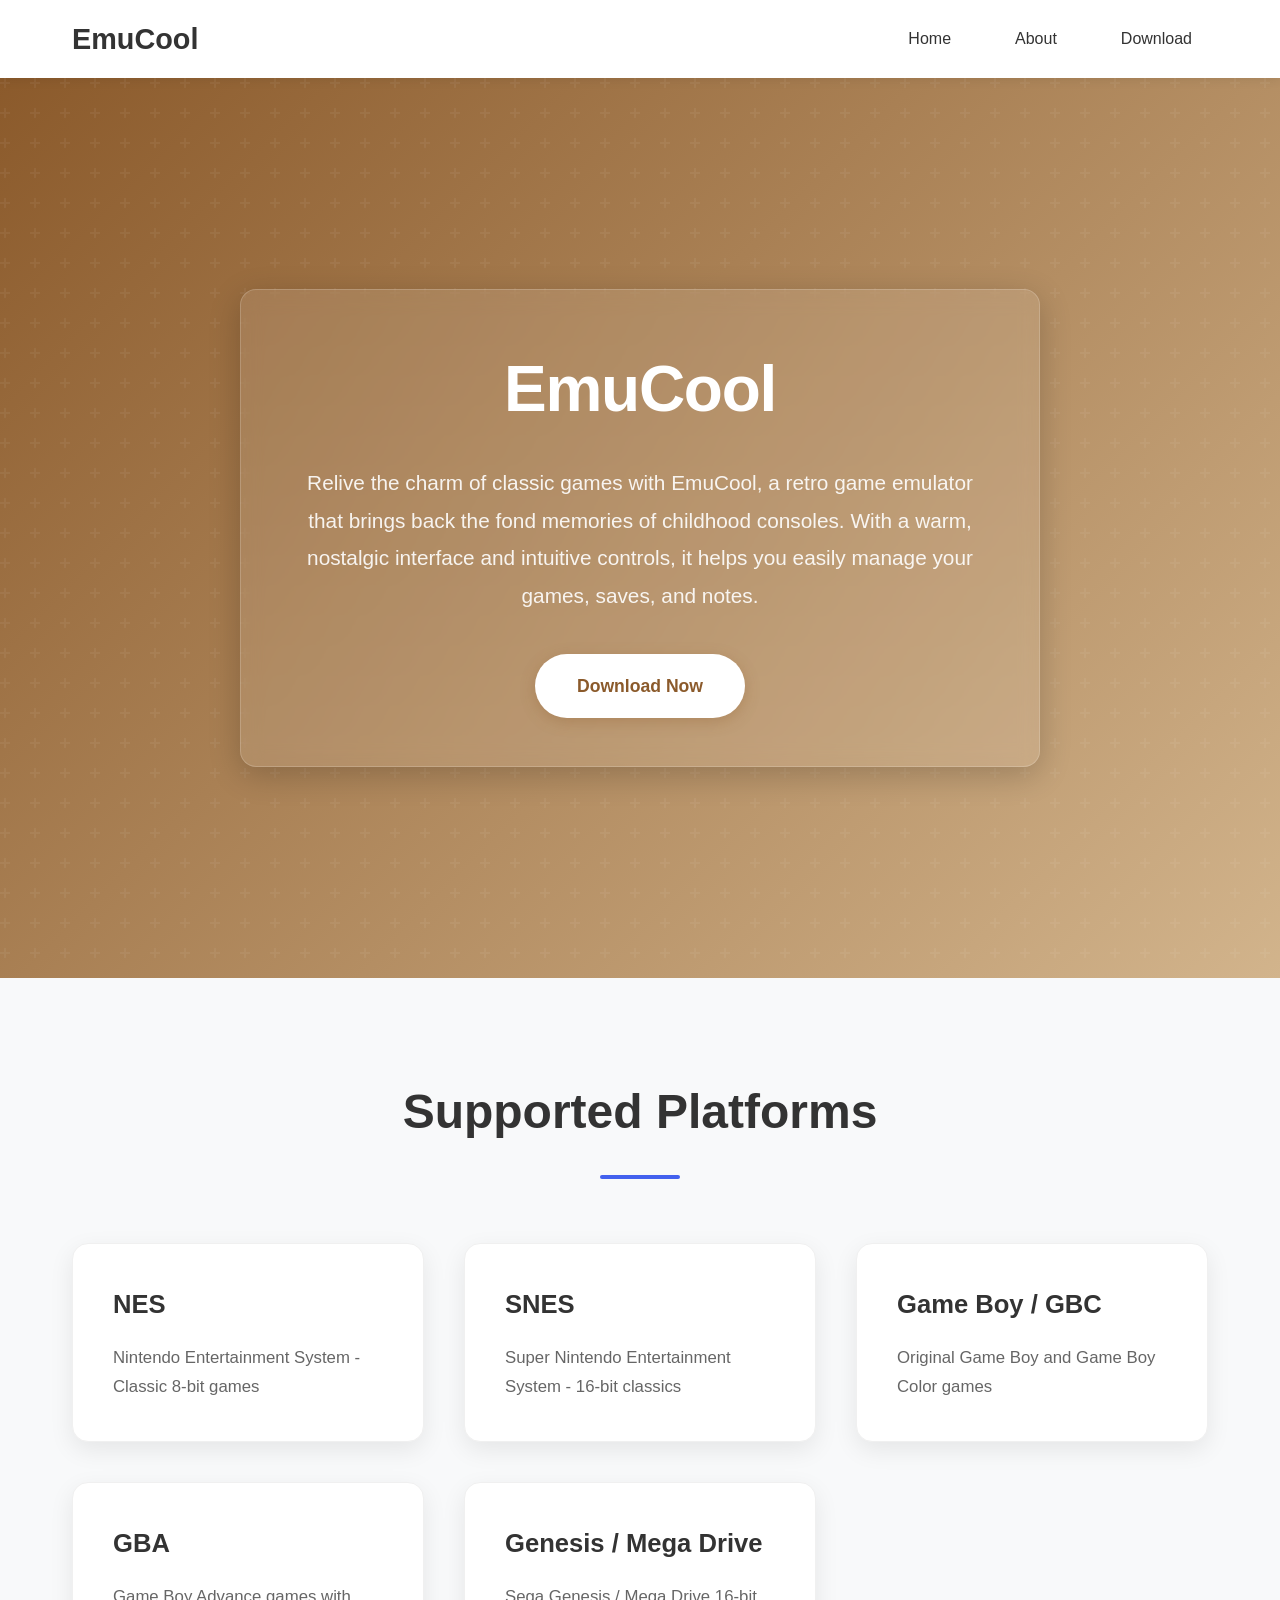
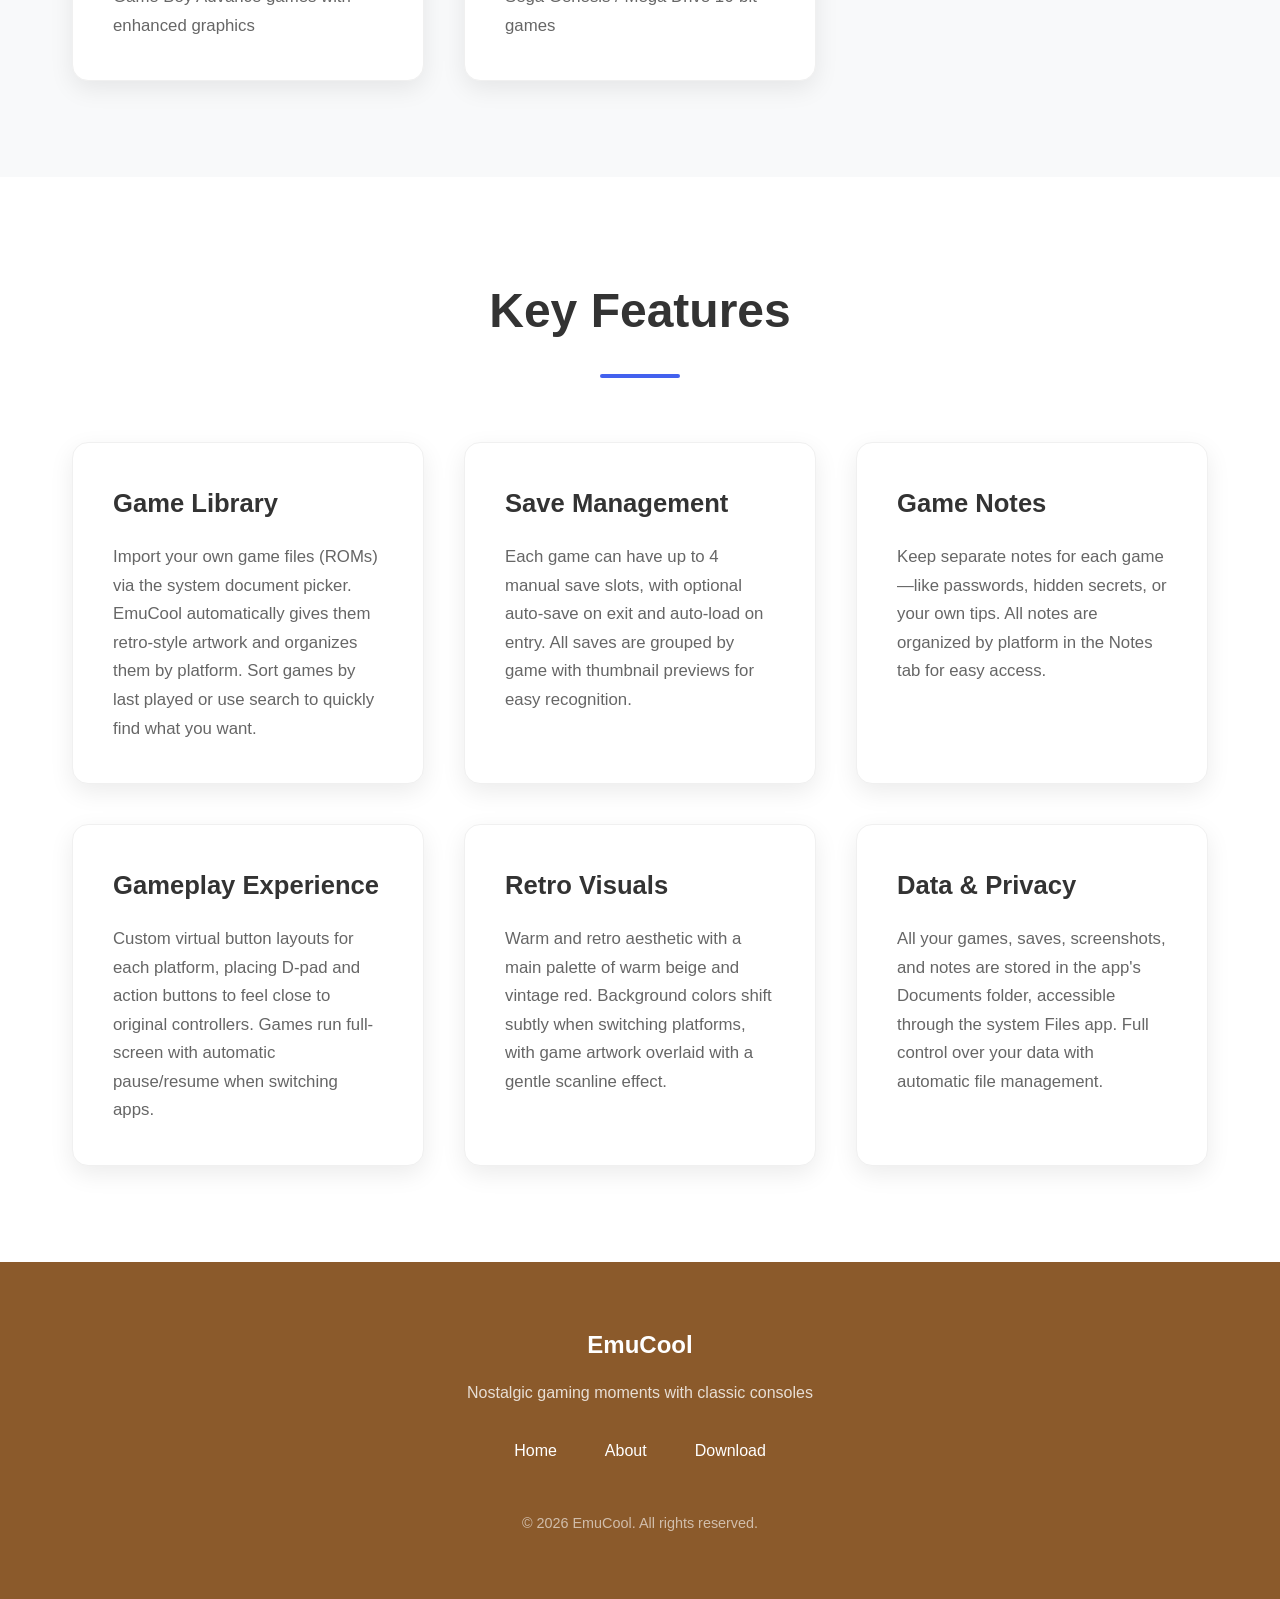
<file: index.html>
<!DOCTYPE html>
<html lang="en">
<head>
    <meta charset="UTF-8">
    <meta name="viewport" content="width=device-width, initial-scale=1.0">
    <title>EmuCool - Retro Game Emulator</title>
    <link rel="stylesheet" href="css/main.css">
</head>
<body>
    <!-- Navigation -->
    <nav>
        <div class="nav-container">
            <a href="index.html" class="logo">EmuCool</a>
            <ul class="nav-links">
                <li><a href="index.html">Home</a></li>
                <li><a href="about.html">About</a></li>
                <li><a href="https://apps.apple.com/us/app/emucool-retro-game-emulator/id6759055174" target="_blank">Download</a></li>
            </ul>
        </div>
    </nav>

    <!-- Hero Section -->
    <section class="hero">
        <div class="hero-content">
            <h1>EmuCool</h1>
            <p>Relive the charm of classic games with EmuCool, a retro game emulator that brings back the fond memories of childhood consoles. With a warm, nostalgic interface and intuitive controls, it helps you easily manage your games, saves, and notes.</p>
            <a href="https://apps.apple.com/us/app/emucool-retro-game-emulator/id6759055174" class="btn" target="_blank">Download Now</a>
        </div>
    </section>

    <!-- Supported Platforms -->
    <section id="platforms" class="features" style="background-color: #f8f9fa;">
        <div class="container">
            <h2 class="section-title">Supported Platforms</h2>
            <div class="features-grid">
                <div class="feature-card">
                    <h3>NES</h3>
                    <p>Nintendo Entertainment System - Classic 8-bit games</p>
                </div>
                <div class="feature-card">
                    <h3>SNES</h3>
                    <p>Super Nintendo Entertainment System - 16-bit classics</p>
                </div>
                <div class="feature-card">
                    <h3>Game Boy / GBC</h3>
                    <p>Original Game Boy and Game Boy Color games</p>
                </div>
                <div class="feature-card">
                    <h3>GBA</h3>
                    <p>Game Boy Advance games with enhanced graphics</p>
                </div>
                <div class="feature-card">
                    <h3>Genesis / Mega Drive</h3>
                    <p>Sega Genesis / Mega Drive 16-bit games</p>
                </div>
            </div>
        </div>
    </section>

    <!-- Features Section -->
    <section class="features">
        <div class="container">
            <h2 class="section-title">Key Features</h2>
            <div class="features-grid">
                <div class="feature-card">
                    <h3>Game Library</h3>
                    <p>Import your own game files (ROMs) via the system document picker. EmuCool automatically gives them retro-style artwork and organizes them by platform. Sort games by last played or use search to quickly find what you want.</p>
                </div>
                <div class="feature-card">
                    <h3>Save Management</h3>
                    <p>Each game can have up to 4 manual save slots, with optional auto-save on exit and auto-load on entry. All saves are grouped by game with thumbnail previews for easy recognition.</p>
                </div>
                <div class="feature-card">
                    <h3>Game Notes</h3>
                    <p>Keep separate notes for each game—like passwords, hidden secrets, or your own tips. All notes are organized by platform in the Notes tab for easy access.</p>
                </div>
                <div class="feature-card">
                    <h3>Gameplay Experience</h3>
                    <p>Custom virtual button layouts for each platform, placing D-pad and action buttons to feel close to original controllers. Games run full-screen with automatic pause/resume when switching apps.</p>
                </div>
                <div class="feature-card">
                    <h3>Retro Visuals</h3>
                    <p>Warm and retro aesthetic with a main palette of warm beige and vintage red. Background colors shift subtly when switching platforms, with game artwork overlaid with a gentle scanline effect.</p>
                </div>
                <div class="feature-card">
                    <h3>Data & Privacy</h3>
                    <p>All your games, saves, screenshots, and notes are stored in the app's Documents folder, accessible through the system Files app. Full control over your data with automatic file management.</p>
                </div>
            </div>
        </div>
    </section>

    <!-- Footer -->
    <footer>
        <div class="footer-content">
            <h3>EmuCool</h3>
            <p>Nostalgic gaming moments with classic consoles</p>
            <ul class="footer-links">
                <li><a href="index.html">Home</a></li>
                <li><a href="about.html">About</a></li>
                <li><a href="https://apps.apple.com/us/app/emucool-retro-game-emulator/id6759055174" target="_blank">Download</a></li>
            </ul>
            <p>&copy; 2026 EmuCool. All rights reserved.</p>
        </div>
    </footer>
</body>
</html>
</file>
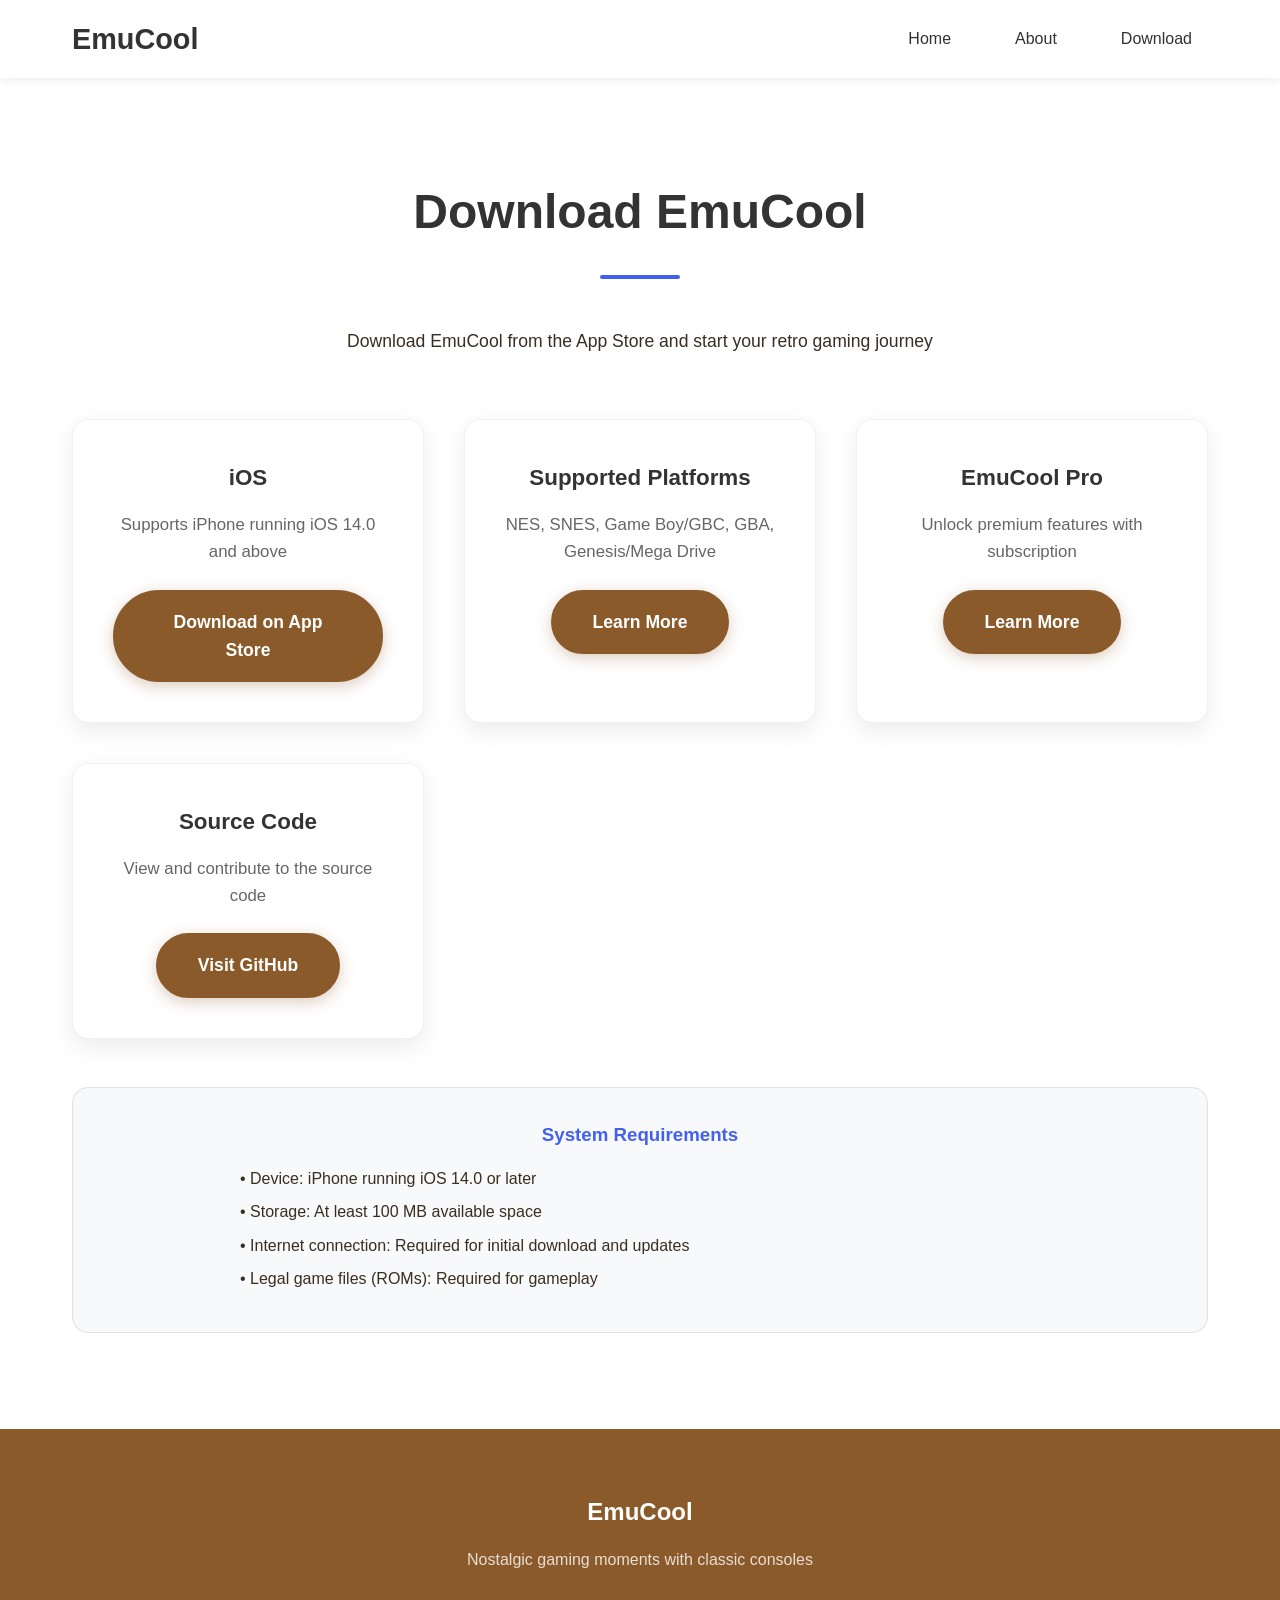
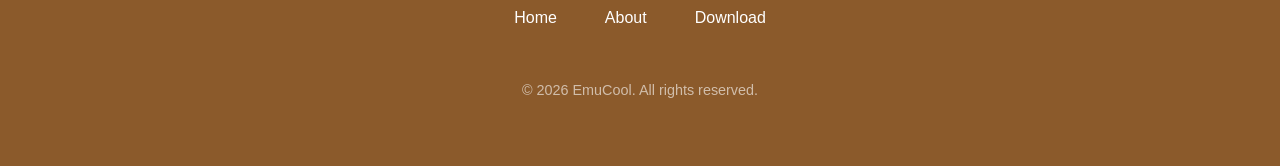
<file: download.html>
<!DOCTYPE html>
<html lang="en">
<head>
    <meta charset="UTF-8">
    <meta name="viewport" content="width=device-width, initial-scale=1.0">
    <title>Download EmuCool - Retro Game Emulator</title>
    <link rel="stylesheet" href="css/main.css">
</head>
<body>
    <!-- Navigation -->
    <nav>
        <div class="nav-container">
            <a href="index.html" class="logo">EmuCool</a>
            <ul class="nav-links">
                <li><a href="index.html">Home</a></li>
                <li><a href="about.html">About</a></li>
                <li><a href="download.html">Download</a></li>
            </ul>
        </div>
    </nav>

    <!-- Download Content -->
    <section class="download">
        <div class="container">
            <h2 class="section-title">Download EmuCool</h2>
            <p style="text-align: center; font-size: 1.1rem; margin-bottom: 2rem;">Download EmuCool from the App Store and start your retro gaming journey</p>
            <div class="download-grid">
                <div class="download-card">
                    <h3>iOS</h3>
                    <p>Supports iPhone running iOS 14.0 and above</p>
                    <a href="https://apps.apple.com/us/app/emucool-retro-game-emulator/id6759055174" class="btn" target="_blank">Download on App Store</a>
                </div>
                <div class="download-card">
                    <h3>Supported Platforms</h3>
                    <p>NES, SNES, Game Boy/GBC, GBA, Genesis/Mega Drive</p>
                    <a href="index.html#platforms" class="btn">Learn More</a>
                </div>
                <div class="download-card">
                    <h3>EmuCool Pro</h3>
                    <p>Unlock premium features with subscription</p>
                    <a href="about.html#pro" class="btn">Learn More</a>
                </div>
                <div class="download-card">
                    <h3>Source Code</h3>
                    <p>View and contribute to the source code</p>
                    <a href="#" class="btn">Visit GitHub</a>
                </div>
            </div>
            <div style="margin-top: 3rem; background-color: #f8f9fa; padding: 2rem; border-radius: 16px; border: 1px solid #e0e0e0;">
                <h3 style="text-align: center; margin-bottom: 1rem; color: #4361ee;">System Requirements</h3>
                <ul style="list-style: none; max-width: 800px; margin: 0 auto;">
                    <li style="margin-bottom: 0.5rem;">• Device: iPhone running iOS 14.0 or later</li>
                    <li style="margin-bottom: 0.5rem;">• Storage: At least 100 MB available space</li>
                    <li style="margin-bottom: 0.5rem;">• Internet connection: Required for initial download and updates</li>
                    <li style="margin-bottom: 0.5rem;">• Legal game files (ROMs): Required for gameplay</li>
                </ul>
            </div>
        </div>
    </section>

    <!-- Footer -->
    <footer>
        <div class="footer-content">
            <h3>EmuCool</h3>
            <p>Nostalgic gaming moments with classic consoles</p>
            <ul class="footer-links">
                <li><a href="index.html">Home</a></li>
                <li><a href="about.html">About</a></li>
                <li><a href="download.html">Download</a></li>
            </ul>
            <p>&copy; 2026 EmuCool. All rights reserved.</p>
        </div>
    </footer>
</body>
</html>
</file>
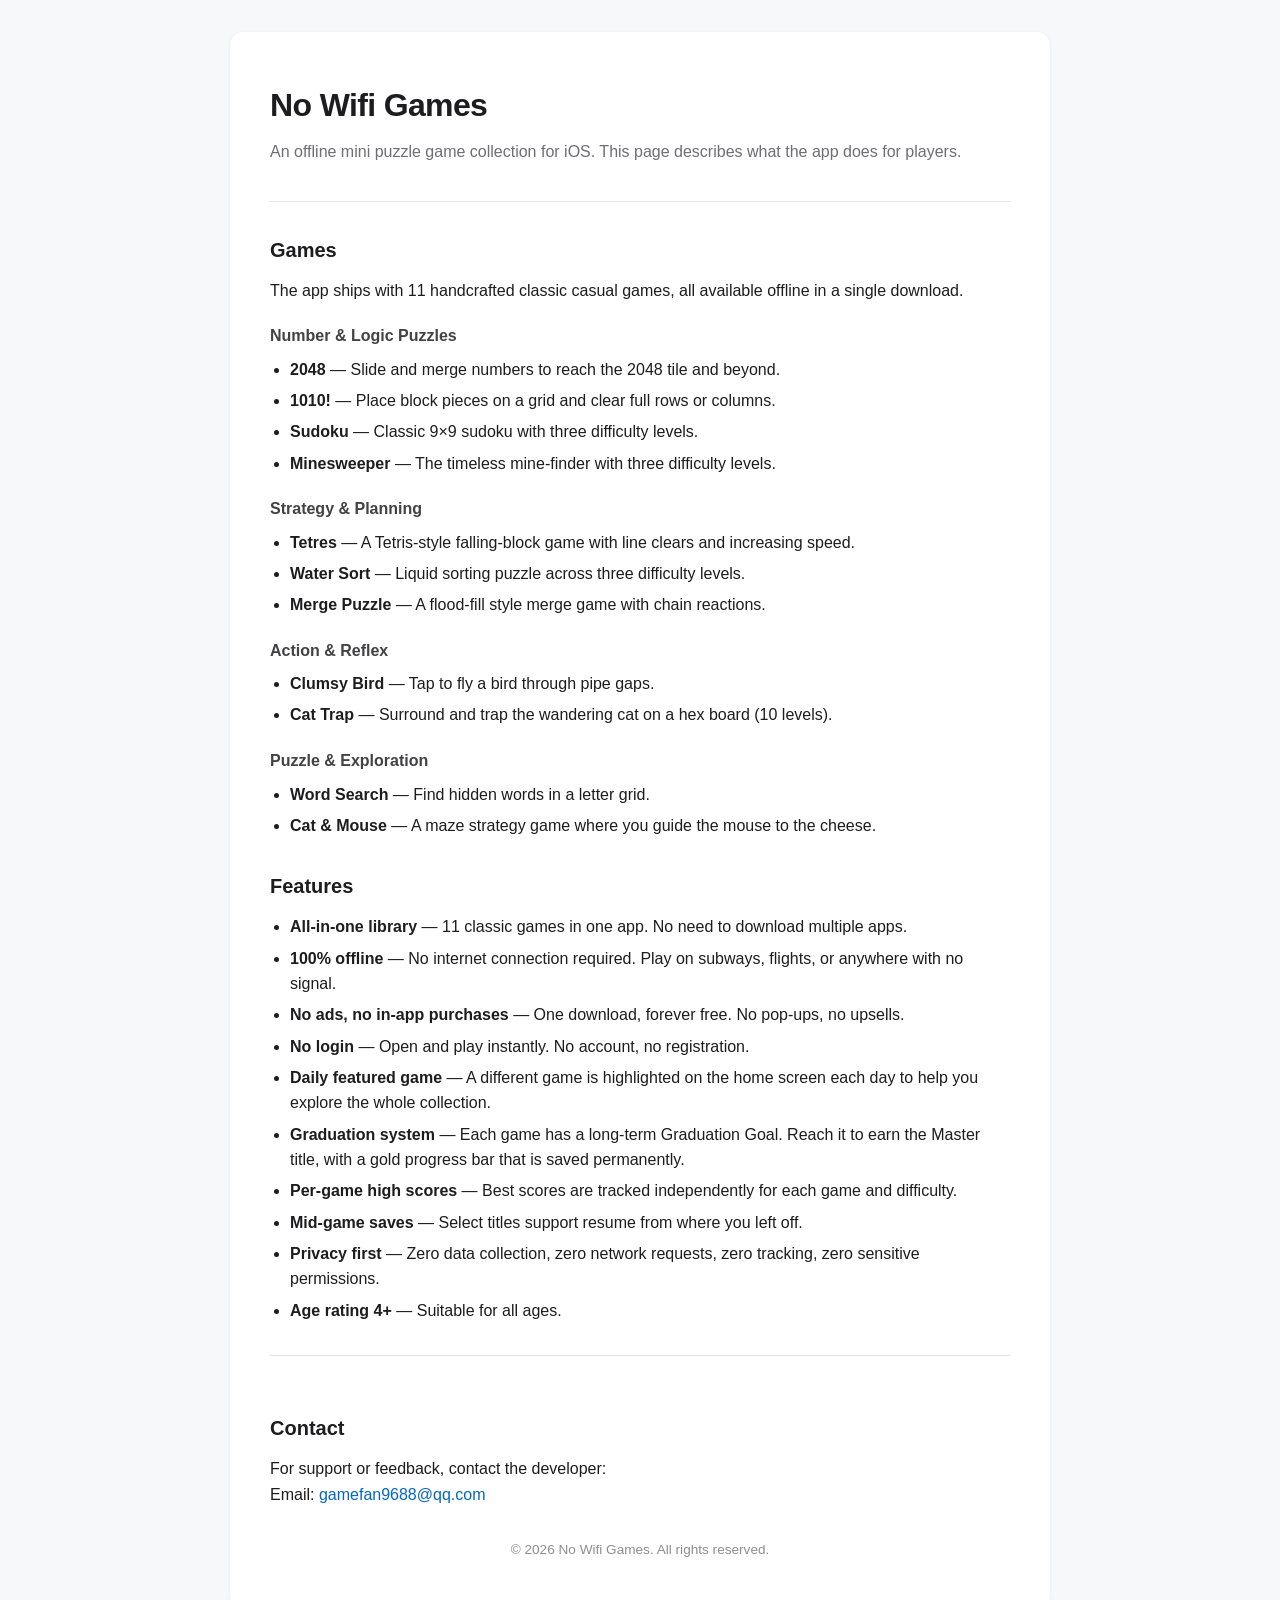
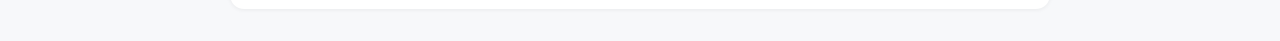
<file: nowifi-info.html>
<!DOCTYPE html>
<html lang="en">
<head>
    <meta charset="UTF-8">
    <meta name="viewport" content="width=device-width, initial-scale=1.0">
    <meta name="description" content="No Wifi Games — an offline mini puzzle game collection for iOS.">
    <title>No Wifi Games — App Information</title>
    <style>
        * { margin: 0; padding: 0; box-sizing: border-box; }
        body {
            font-family: -apple-system, BlinkMacSystemFont, 'Segoe UI', Roboto, 'Helvetica Neue', Arial, sans-serif;
            background-color: #f7f8fa;
            color: #1d1d1f;
            line-height: 1.6;
            padding: 2rem 1rem;
        }
        .wrap {
            max-width: 820px;
            margin: 0 auto;
            background: #ffffff;
            border-radius: 14px;
            padding: 3rem 2.5rem;
            box-shadow: 0 1px 4px rgba(0,0,0,0.06);
        }
        header { margin-bottom: 2rem; border-bottom: 1px solid #e5e5ea; padding-bottom: 1.5rem; }
        h1 { font-size: 2rem; font-weight: 700; letter-spacing: -0.02em; }
        .tagline { color: #6e6e73; margin-top: 0.5rem; }
        h2 {
            font-size: 1.25rem;
            font-weight: 600;
            margin-top: 2rem;
            margin-bottom: 0.75rem;
            color: #1d1d1f;
        }
        p { margin-bottom: 0.75rem; }
        ul { padding-left: 1.25rem; margin-bottom: 1rem; }
        li { margin-bottom: 0.35rem; }
        .group h3 {
            font-size: 1rem;
            font-weight: 600;
            margin-top: 1.25rem;
            margin-bottom: 0.5rem;
            color: #424245;
        }
        .contact { margin-top: 2rem; padding-top: 1.5rem; border-top: 1px solid #e5e5ea; }
        .contact a { color: #0066cc; text-decoration: none; }
        .contact a:hover { text-decoration: underline; }
        footer { margin-top: 2rem; text-align: center; color: #8e8e93; font-size: 0.85rem; }
        @media (max-width: 600px) {
            .wrap { padding: 2rem 1.25rem; }
            h1 { font-size: 1.6rem; }
        }
    </style>
</head>
<body>
    <main class="wrap">
        <header>
            <h1>No Wifi Games</h1>
            <p class="tagline">An offline mini puzzle game collection for iOS. This page describes what the app does for players.</p>
        </header>

        <section>
            <h2>Games</h2>
            <p>The app ships with 11 handcrafted classic casual games, all available offline in a single download.</p>

            <div class="group">
                <h3>Number &amp; Logic Puzzles</h3>
                <ul>
                    <li><strong>2048</strong> — Slide and merge numbers to reach the 2048 tile and beyond.</li>
                    <li><strong>1010!</strong> — Place block pieces on a grid and clear full rows or columns.</li>
                    <li><strong>Sudoku</strong> — Classic 9×9 sudoku with three difficulty levels.</li>
                    <li><strong>Minesweeper</strong> — The timeless mine-finder with three difficulty levels.</li>
                </ul>
            </div>

            <div class="group">
                <h3>Strategy &amp; Planning</h3>
                <ul>
                    <li><strong>Tetres</strong> — A Tetris-style falling-block game with line clears and increasing speed.</li>
                    <li><strong>Water Sort</strong> — Liquid sorting puzzle across three difficulty levels.</li>
                    <li><strong>Merge Puzzle</strong> — A flood-fill style merge game with chain reactions.</li>
                </ul>
            </div>

            <div class="group">
                <h3>Action &amp; Reflex</h3>
                <ul>
                    <li><strong>Clumsy Bird</strong> — Tap to fly a bird through pipe gaps.</li>
                    <li><strong>Cat Trap</strong> — Surround and trap the wandering cat on a hex board (10 levels).</li>
                </ul>
            </div>

            <div class="group">
                <h3>Puzzle &amp; Exploration</h3>
                <ul>
                    <li><strong>Word Search</strong> — Find hidden words in a letter grid.</li>
                    <li><strong>Cat &amp; Mouse</strong> — A maze strategy game where you guide the mouse to the cheese.</li>
                </ul>
            </div>
        </section>

        <section>
            <h2>Features</h2>
            <ul>
                <li><strong>All-in-one library</strong> — 11 classic games in one app. No need to download multiple apps.</li>
                <li><strong>100% offline</strong> — No internet connection required. Play on subways, flights, or anywhere with no signal.</li>
                <li><strong>No ads, no in-app purchases</strong> — One download, forever free. No pop-ups, no upsells.</li>
                <li><strong>No login</strong> — Open and play instantly. No account, no registration.</li>
                <li><strong>Daily featured game</strong> — A different game is highlighted on the home screen each day to help you explore the whole collection.</li>
                <li><strong>Graduation system</strong> — Each game has a long-term Graduation Goal. Reach it to earn the Master title, with a gold progress bar that is saved permanently.</li>
                <li><strong>Per-game high scores</strong> — Best scores are tracked independently for each game and difficulty.</li>
                <li><strong>Mid-game saves</strong> — Select titles support resume from where you left off.</li>
                <li><strong>Privacy first</strong> — Zero data collection, zero network requests, zero tracking, zero sensitive permissions.</li>
                <li><strong>Age rating 4+</strong> — Suitable for all ages.</li>
            </ul>
        </section>

        <section class="contact">
            <h2>Contact</h2>
            <p>For support or feedback, contact the developer:<br>
            Email: <a href="mailto:gamefan9688@qq.com">gamefan9688@qq.com</a></p>
        </section>

        <footer>
            &copy; 2026 No Wifi Games. All rights reserved.
        </footer>
    </main>
</body>
</html>
</file>
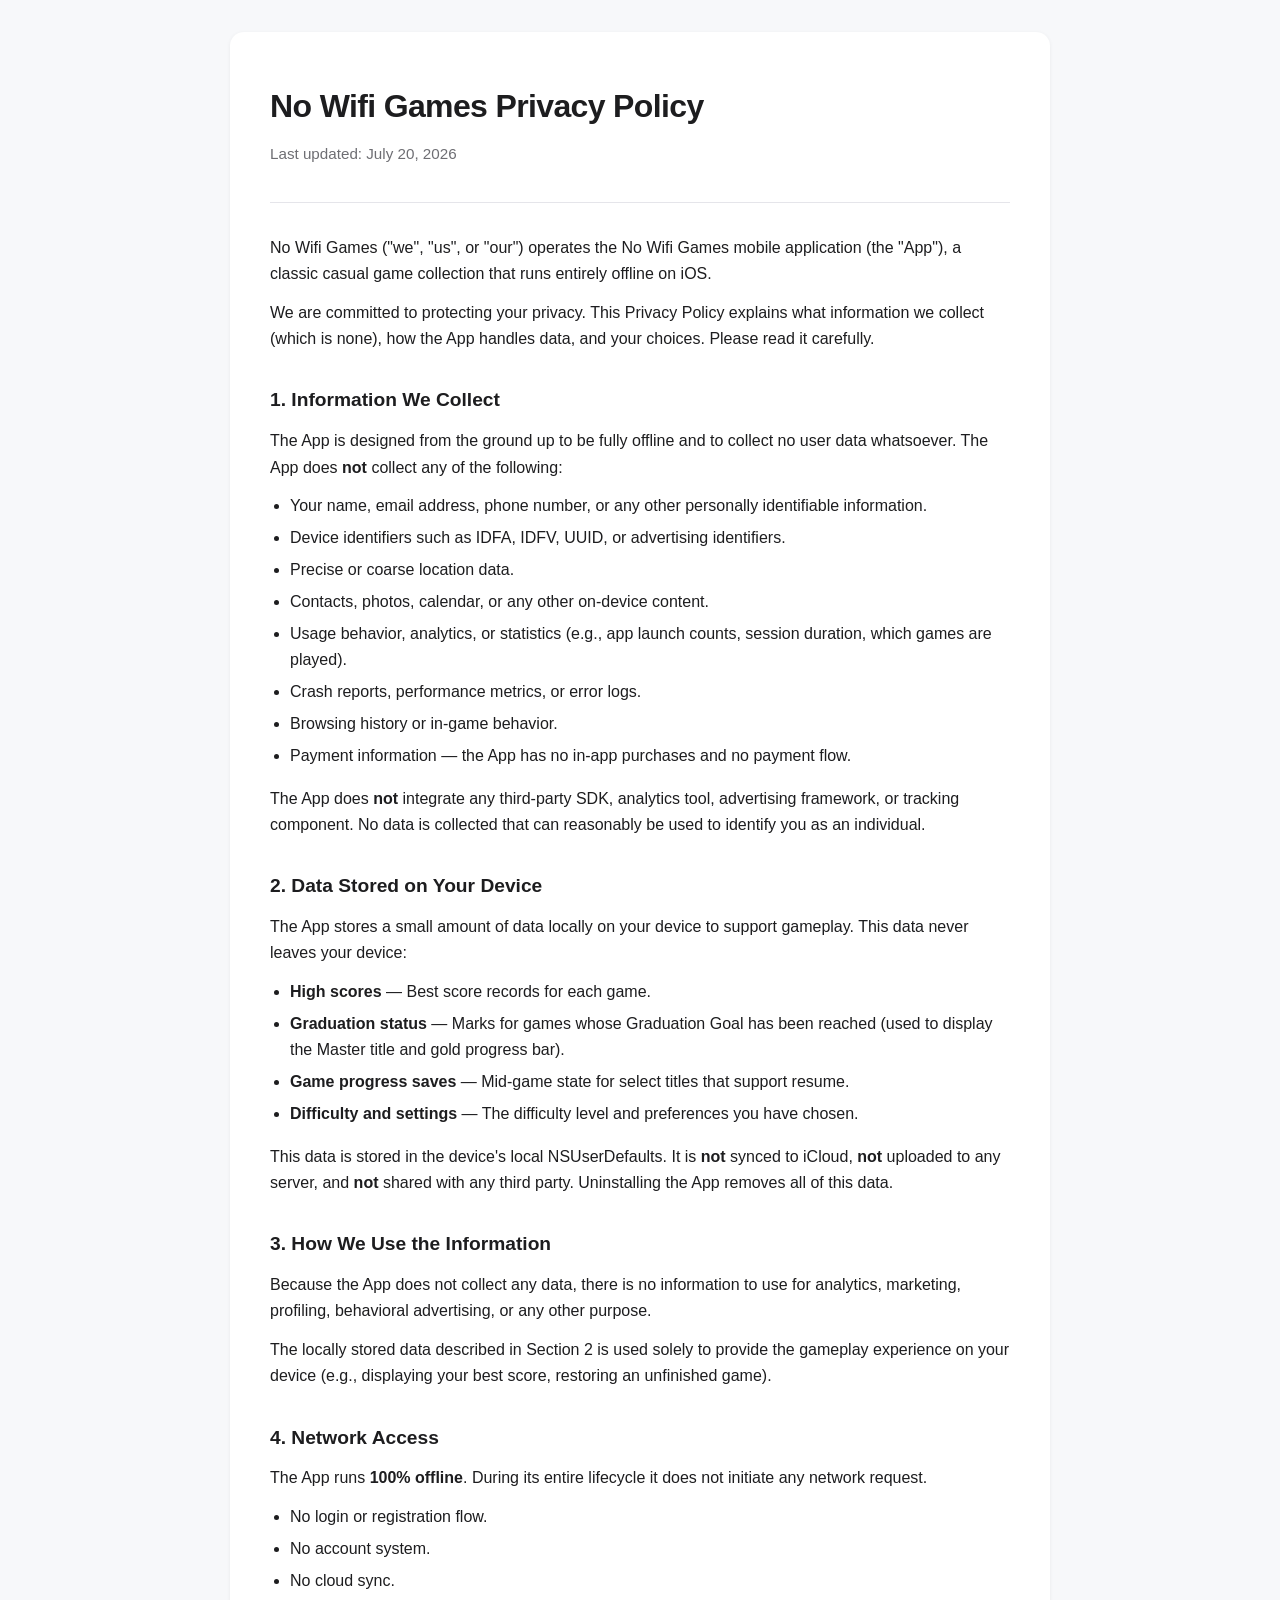
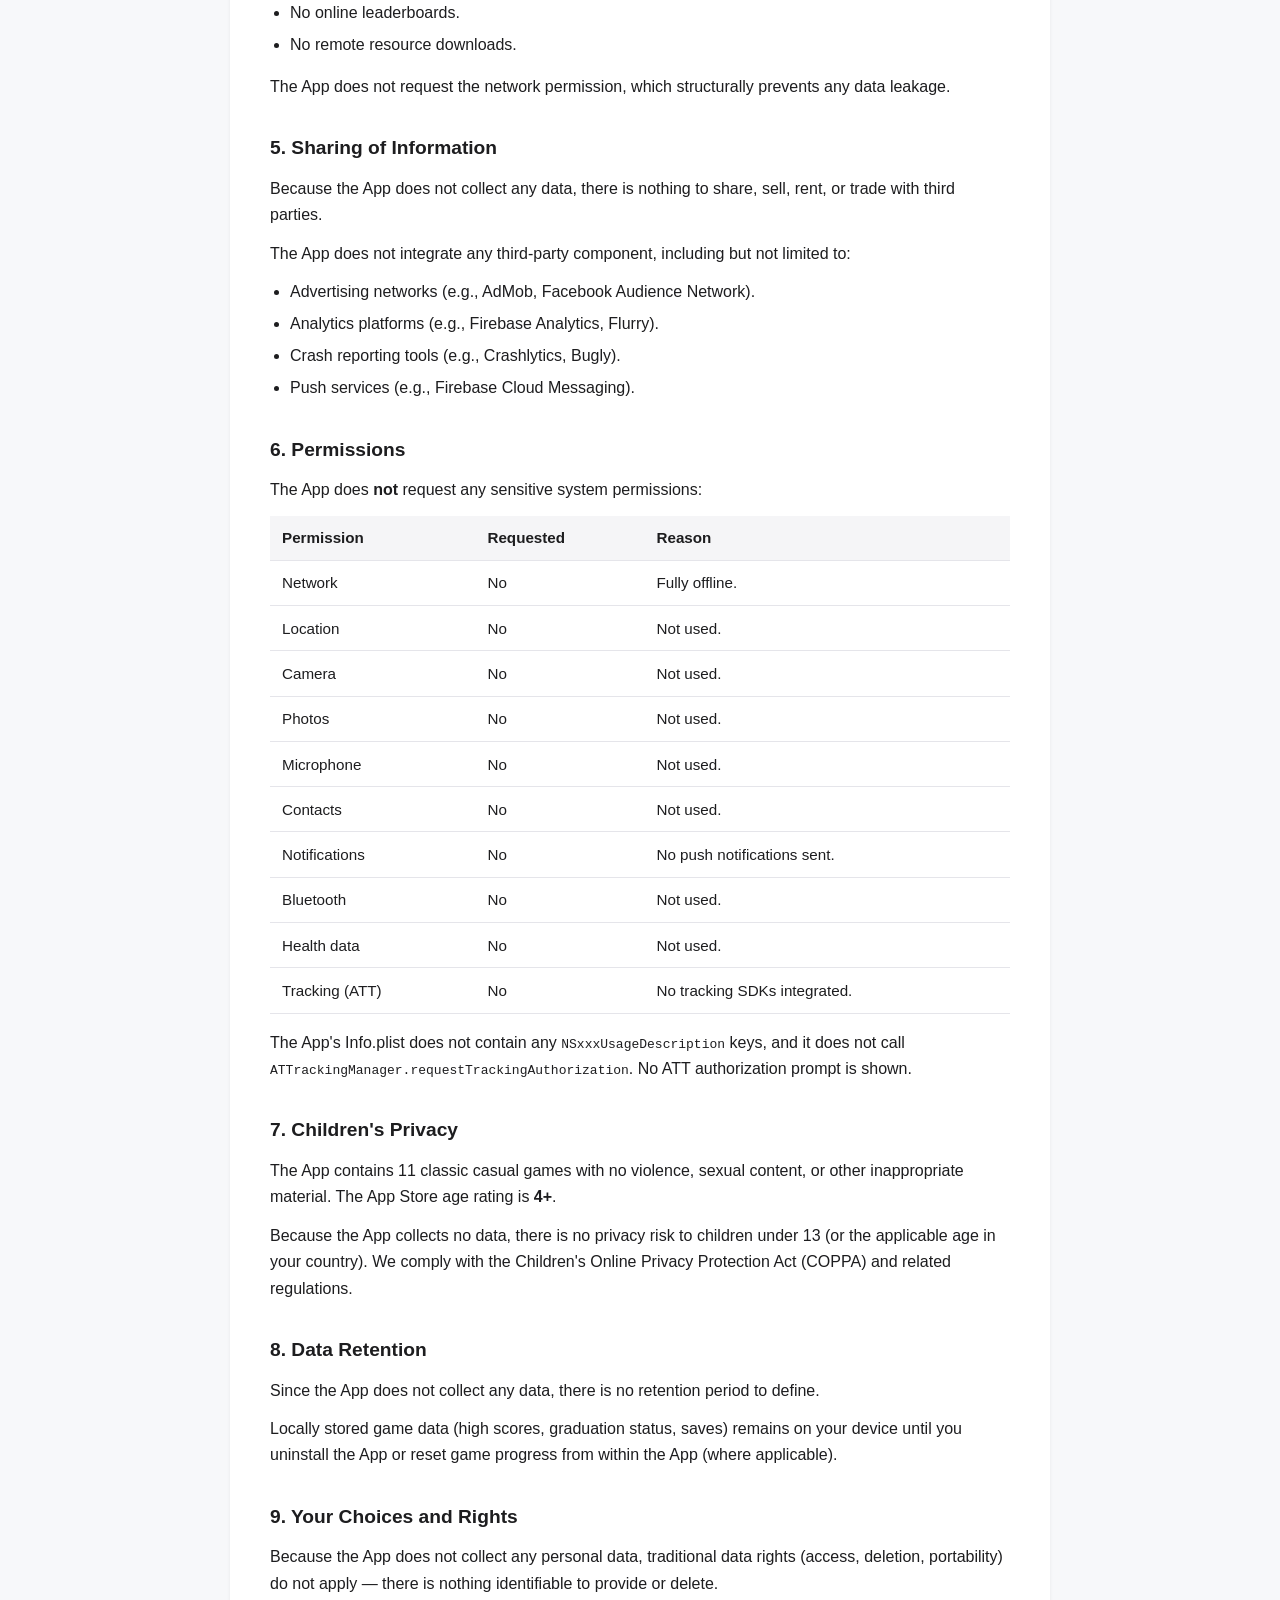
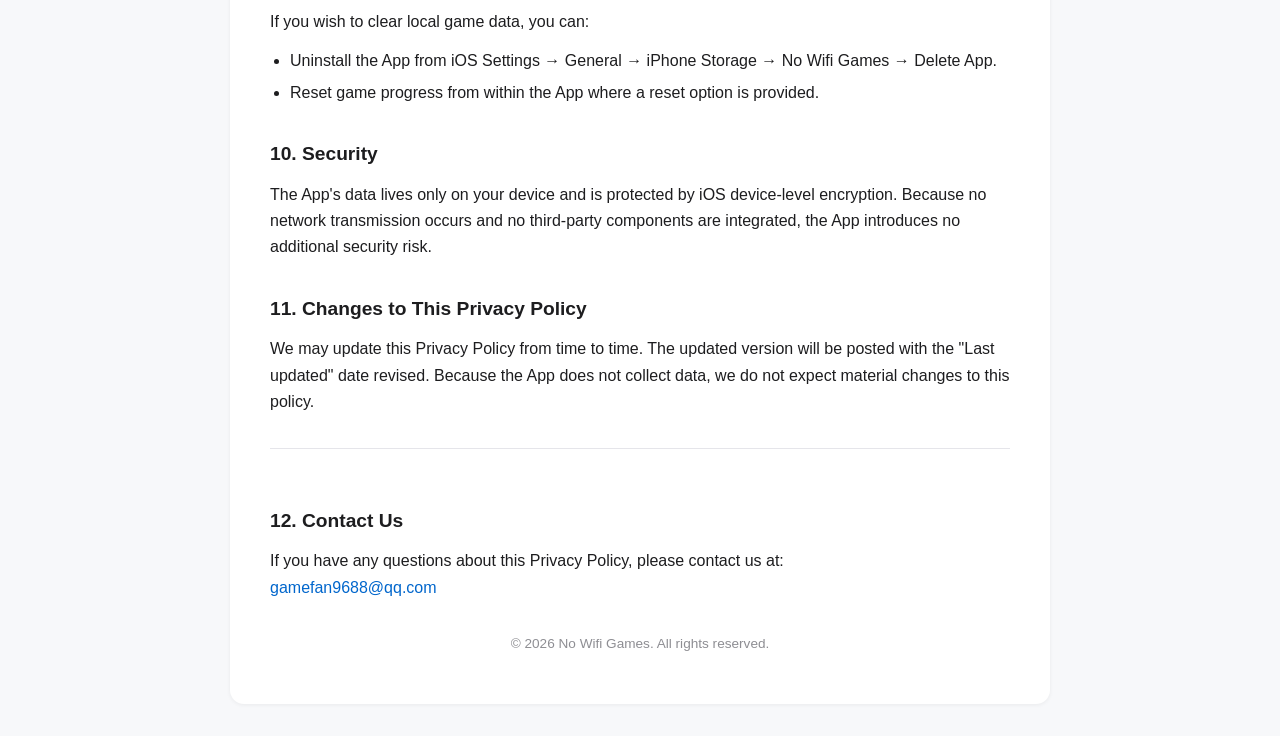
<file: nowifi-privacy.html>
<!DOCTYPE html>
<html lang="en">
<head>
    <meta charset="UTF-8">
    <meta name="viewport" content="width=device-width, initial-scale=1.0">
    <meta name="description" content="Privacy Policy for No Wifi Games, a fully offline iOS game collection.">
    <title>No Wifi Games — Privacy Policy</title>
    <style>
        * { margin: 0; padding: 0; box-sizing: border-box; }
        body {
            font-family: -apple-system, BlinkMacSystemFont, 'Segoe UI', Roboto, 'Helvetica Neue', Arial, sans-serif;
            background-color: #f7f8fa;
            color: #1d1d1f;
            line-height: 1.65;
            padding: 2rem 1rem;
        }
        .wrap {
            max-width: 820px;
            margin: 0 auto;
            background: #ffffff;
            border-radius: 14px;
            padding: 3rem 2.5rem;
            box-shadow: 0 1px 4px rgba(0,0,0,0.06);
        }
        header { margin-bottom: 2rem; border-bottom: 1px solid #e5e5ea; padding-bottom: 1.5rem; }
        h1 { font-size: 2rem; font-weight: 700; letter-spacing: -0.02em; }
        .meta { color: #6e6e73; margin-top: 0.5rem; font-size: 0.95rem; }
        h2 {
            font-size: 1.2rem;
            font-weight: 600;
            margin-top: 2rem;
            margin-bottom: 0.75rem;
            color: #1d1d1f;
        }
        p { margin-bottom: 0.75rem; }
        ul { padding-left: 1.25rem; margin-bottom: 1rem; }
        li { margin-bottom: 0.35rem; }
        table {
            width: 100%;
            border-collapse: collapse;
            margin: 0.75rem 0 1rem;
            font-size: 0.95rem;
        }
        th, td {
            text-align: left;
            padding: 0.6rem 0.75rem;
            border-bottom: 1px solid #e5e5ea;
        }
        th { background: #f5f5f7; font-weight: 600; }
        .contact { margin-top: 2rem; padding-top: 1.5rem; border-top: 1px solid #e5e5ea; }
        .contact a { color: #0066cc; text-decoration: none; }
        .contact a:hover { text-decoration: underline; }
        footer { margin-top: 2rem; text-align: center; color: #8e8e93; font-size: 0.85rem; }
        @media (max-width: 600px) {
            .wrap { padding: 2rem 1.25rem; }
            h1 { font-size: 1.6rem; }
            table { font-size: 0.85rem; }
        }
    </style>
</head>
<body>
    <main class="wrap">
        <header>
            <h1>No Wifi Games Privacy Policy</h1>
            <p class="meta">Last updated: July 20, 2026</p>
        </header>

        <p>No Wifi Games ("we", "us", or "our") operates the No Wifi Games mobile application (the "App"), a classic casual game collection that runs entirely offline on iOS.</p>
        <p>We are committed to protecting your privacy. This Privacy Policy explains what information we collect (which is none), how the App handles data, and your choices. Please read it carefully.</p>

        <h2>1. Information We Collect</h2>
        <p>The App is designed from the ground up to be fully offline and to collect no user data whatsoever. The App does <strong>not</strong> collect any of the following:</p>
        <ul>
            <li>Your name, email address, phone number, or any other personally identifiable information.</li>
            <li>Device identifiers such as IDFA, IDFV, UUID, or advertising identifiers.</li>
            <li>Precise or coarse location data.</li>
            <li>Contacts, photos, calendar, or any other on-device content.</li>
            <li>Usage behavior, analytics, or statistics (e.g., app launch counts, session duration, which games are played).</li>
            <li>Crash reports, performance metrics, or error logs.</li>
            <li>Browsing history or in-game behavior.</li>
            <li>Payment information — the App has no in-app purchases and no payment flow.</li>
        </ul>
        <p>The App does <strong>not</strong> integrate any third-party SDK, analytics tool, advertising framework, or tracking component. No data is collected that can reasonably be used to identify you as an individual.</p>

        <h2>2. Data Stored on Your Device</h2>
        <p>The App stores a small amount of data locally on your device to support gameplay. This data never leaves your device:</p>
        <ul>
            <li><strong>High scores</strong> — Best score records for each game.</li>
            <li><strong>Graduation status</strong> — Marks for games whose Graduation Goal has been reached (used to display the Master title and gold progress bar).</li>
            <li><strong>Game progress saves</strong> — Mid-game state for select titles that support resume.</li>
            <li><strong>Difficulty and settings</strong> — The difficulty level and preferences you have chosen.</li>
        </ul>
        <p>This data is stored in the device's local NSUserDefaults. It is <strong>not</strong> synced to iCloud, <strong>not</strong> uploaded to any server, and <strong>not</strong> shared with any third party. Uninstalling the App removes all of this data.</p>

        <h2>3. How We Use the Information</h2>
        <p>Because the App does not collect any data, there is no information to use for analytics, marketing, profiling, behavioral advertising, or any other purpose.</p>
        <p>The locally stored data described in Section 2 is used solely to provide the gameplay experience on your device (e.g., displaying your best score, restoring an unfinished game).</p>

        <h2>4. Network Access</h2>
        <p>The App runs <strong>100% offline</strong>. During its entire lifecycle it does not initiate any network request.</p>
        <ul>
            <li>No login or registration flow.</li>
            <li>No account system.</li>
            <li>No cloud sync.</li>
            <li>No online leaderboards.</li>
            <li>No remote resource downloads.</li>
        </ul>
        <p>The App does not request the network permission, which structurally prevents any data leakage.</p>

        <h2>5. Sharing of Information</h2>
        <p>Because the App does not collect any data, there is nothing to share, sell, rent, or trade with third parties.</p>
        <p>The App does not integrate any third-party component, including but not limited to:</p>
        <ul>
            <li>Advertising networks (e.g., AdMob, Facebook Audience Network).</li>
            <li>Analytics platforms (e.g., Firebase Analytics, Flurry).</li>
            <li>Crash reporting tools (e.g., Crashlytics, Bugly).</li>
            <li>Push services (e.g., Firebase Cloud Messaging).</li>
        </ul>

        <h2>6. Permissions</h2>
        <p>The App does <strong>not</strong> request any sensitive system permissions:</p>
        <table>
            <thead>
                <tr><th>Permission</th><th>Requested</th><th>Reason</th></tr>
            </thead>
            <tbody>
                <tr><td>Network</td><td>No</td><td>Fully offline.</td></tr>
                <tr><td>Location</td><td>No</td><td>Not used.</td></tr>
                <tr><td>Camera</td><td>No</td><td>Not used.</td></tr>
                <tr><td>Photos</td><td>No</td><td>Not used.</td></tr>
                <tr><td>Microphone</td><td>No</td><td>Not used.</td></tr>
                <tr><td>Contacts</td><td>No</td><td>Not used.</td></tr>
                <tr><td>Notifications</td><td>No</td><td>No push notifications sent.</td></tr>
                <tr><td>Bluetooth</td><td>No</td><td>Not used.</td></tr>
                <tr><td>Health data</td><td>No</td><td>Not used.</td></tr>
                <tr><td>Tracking (ATT)</td><td>No</td><td>No tracking SDKs integrated.</td></tr>
            </tbody>
        </table>
        <p>The App's Info.plist does not contain any <code>NSxxxUsageDescription</code> keys, and it does not call <code>ATTrackingManager.requestTrackingAuthorization</code>. No ATT authorization prompt is shown.</p>

        <h2>7. Children's Privacy</h2>
        <p>The App contains 11 classic casual games with no violence, sexual content, or other inappropriate material. The App Store age rating is <strong>4+</strong>.</p>
        <p>Because the App collects no data, there is no privacy risk to children under 13 (or the applicable age in your country). We comply with the Children's Online Privacy Protection Act (COPPA) and related regulations.</p>

        <h2>8. Data Retention</h2>
        <p>Since the App does not collect any data, there is no retention period to define.</p>
        <p>Locally stored game data (high scores, graduation status, saves) remains on your device until you uninstall the App or reset game progress from within the App (where applicable).</p>

        <h2>9. Your Choices and Rights</h2>
        <p>Because the App does not collect any personal data, traditional data rights (access, deletion, portability) do not apply — there is nothing identifiable to provide or delete.</p>
        <p>If you wish to clear local game data, you can:</p>
        <ul>
            <li>Uninstall the App from iOS Settings → General → iPhone Storage → No Wifi Games → Delete App.</li>
            <li>Reset game progress from within the App where a reset option is provided.</li>
        </ul>

        <h2>10. Security</h2>
        <p>The App's data lives only on your device and is protected by iOS device-level encryption. Because no network transmission occurs and no third-party components are integrated, the App introduces no additional security risk.</p>

        <h2>11. Changes to This Privacy Policy</h2>
        <p>We may update this Privacy Policy from time to time. The updated version will be posted with the "Last updated" date revised. Because the App does not collect data, we do not expect material changes to this policy.</p>

        <section class="contact">
            <h2>12. Contact Us</h2>
            <p>If you have any questions about this Privacy Policy, please contact us at:<br>
            <a href="mailto:gamefan9688@qq.com">gamefan9688@qq.com</a></p>
        </section>

        <footer>
            &copy; 2026 No Wifi Games. All rights reserved.
        </footer>
    </main>
</body>
</html>
</file>
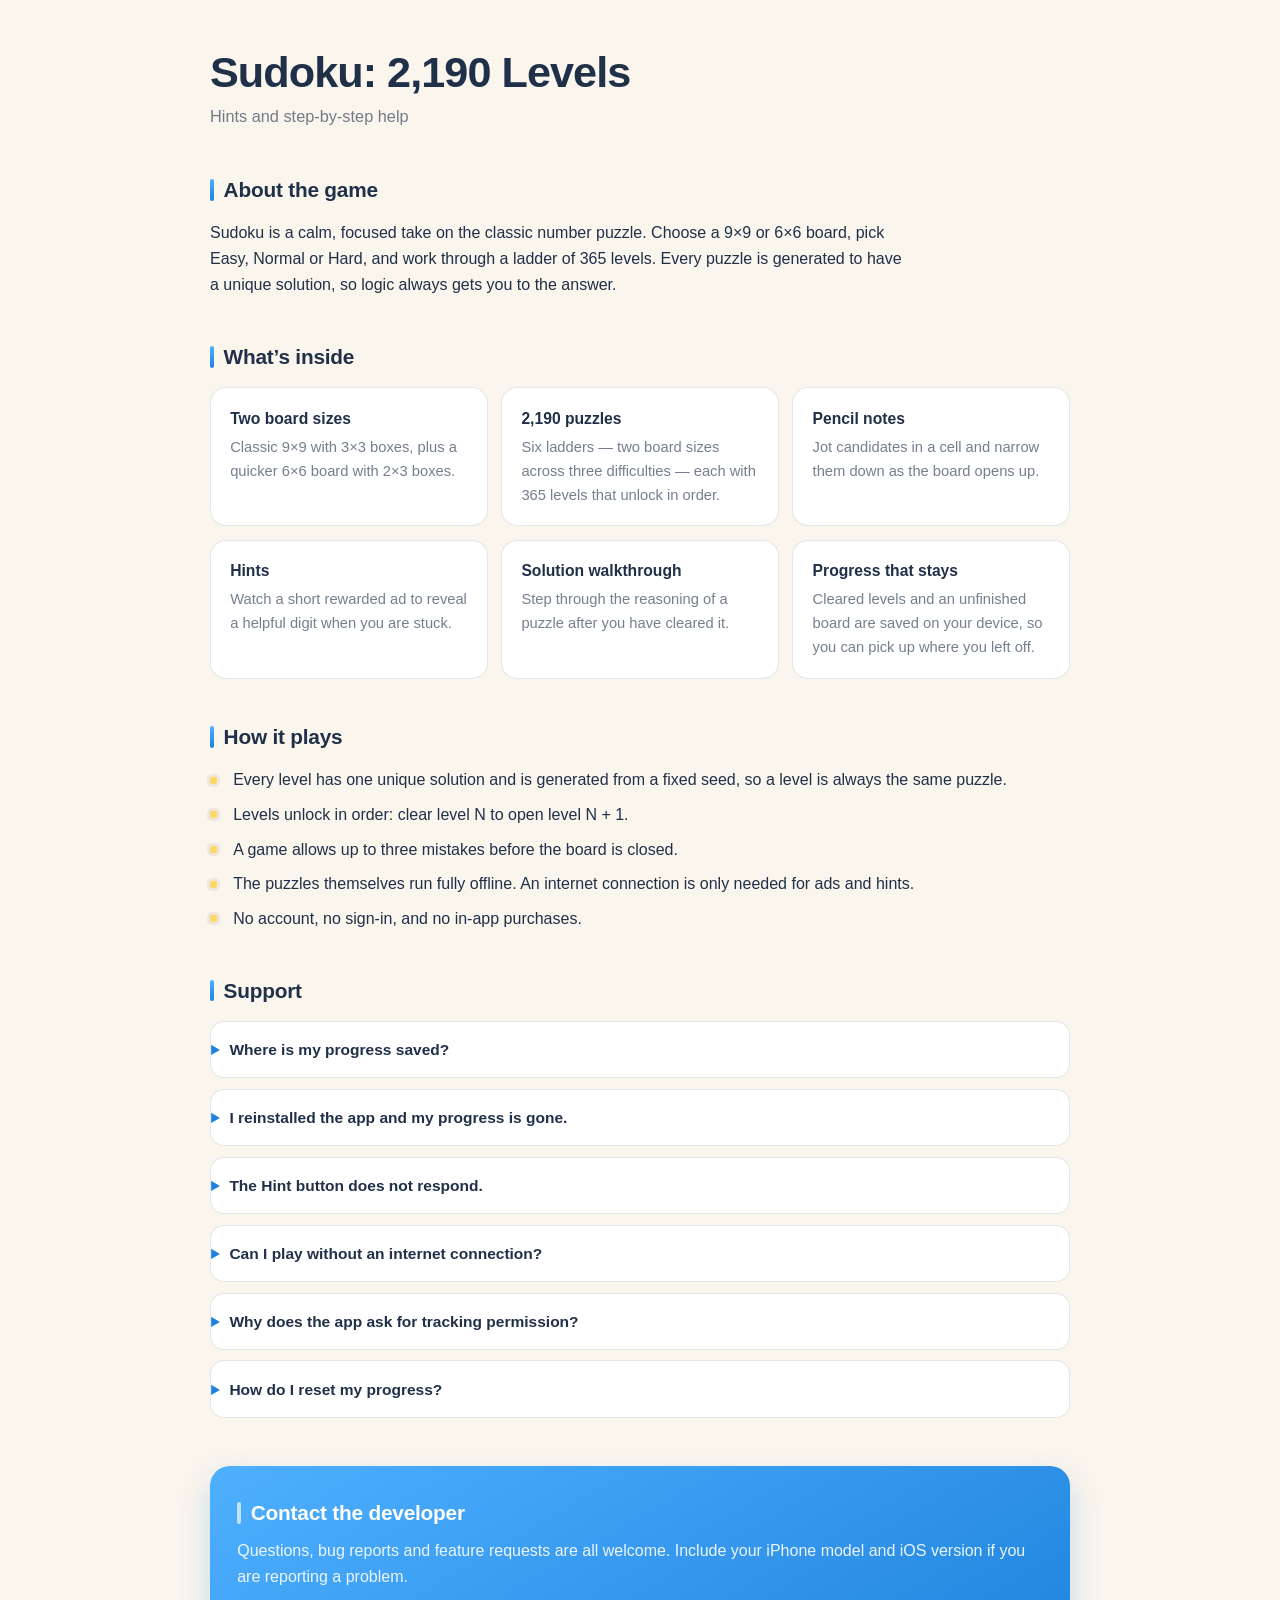
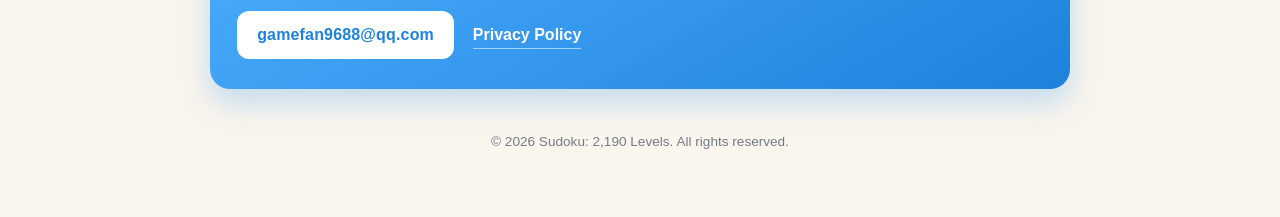
<file: sudoku-info.html>
<!DOCTYPE html>
<html lang="en">
<head>
    <meta charset="UTF-8">
    <meta name="viewport" content="width=device-width, initial-scale=1.0">
    <meta name="description" content="Sudoku: 2,190 Levels for iOS — hints and step-by-step help across 9x9 and 6x6 boards. Support and contact information.">
    <title>Sudoku: 2,190 Levels — App Information &amp; Support</title>
    <style>
        :root {
            --bg: #FAF5ED;
            --surface: #FFFFFF;
            --elevated: #EDE7DC;
            --board: #FFFFFF;
            --ink: #203048;
            --muted: rgba(32, 48, 72, 0.62);
            --line: rgba(32, 48, 72, 0.12);
            --accent-top: #4FB0FF;
            --accent-bottom: #1E82DC;
            --accent: #1E82DC;
            --highlight: #FCD864;
            --shadow: rgba(51, 155, 248, 0.28);
        }

        @media (prefers-color-scheme: dark) {
            :root {
                --bg: #161E2C;
                --surface: #1F2836;
                --elevated: #2A3547;
                --board: #212C3E;
                --ink: #EDE7DC;
                --muted: rgba(237, 231, 220, 0.62);
                --line: rgba(237, 231, 220, 0.14);
                --accent-top: #66B9FF;
                --accent-bottom: #2E93F2;
                --accent: #66B9FF;
                --highlight: #F2CE5E;
                --shadow: rgba(0, 0, 0, 0.4);
            }
        }

        * { margin: 0; padding: 0; box-sizing: border-box; }

        body {
            font-family: -apple-system, BlinkMacSystemFont, "SF Pro Text", "Segoe UI", Roboto, "Helvetica Neue", Arial, sans-serif;
            background: var(--bg);
            color: var(--ink);
            line-height: 1.62;
            padding: 3rem 1.25rem 4rem;
            -webkit-font-smoothing: antialiased;
        }

        .wrap { max-width: 860px; margin: 0 auto; }

        .hero {
            margin-bottom: 2.75rem;
        }

        h1 {
            font-size: clamp(2rem, 5vw, 2.7rem);
            font-weight: 700;
            letter-spacing: -0.022em;
            line-height: 1.12;
        }

        .tagline { color: var(--muted); margin-top: 0.4rem; font-size: 1.02rem; }

        .section { margin-top: 2.6rem; }

        h2 {
            font-size: 1.3rem;
            font-weight: 650;
            letter-spacing: -0.01em;
            margin-bottom: 0.85rem;
            display: flex;
            align-items: center;
            gap: 0.6rem;
        }

        h2::before {
            content: "";
            width: 4px;
            height: 1.05em;
            border-radius: 2px;
            background: linear-gradient(to bottom, var(--accent-top), var(--accent-bottom));
        }

        .lede { max-width: 44rem; }
        p { margin-bottom: 0.8rem; }

        .grid {
            display: grid;
            grid-template-columns: repeat(auto-fit, minmax(220px, 1fr));
            gap: 0.85rem;
        }

        .card {
            background: var(--surface);
            border: 1px solid var(--line);
            border-radius: 16px;
            padding: 1.1rem 1.2rem;
        }

        .card h3 {
            font-size: 0.98rem;
            font-weight: 650;
            margin-bottom: 0.3rem;
        }

        .card p { color: var(--muted); font-size: 0.92rem; margin-bottom: 0; }

        ul.features { list-style: none; }

        ul.features li {
            position: relative;
            padding-left: 1.45rem;
            margin-bottom: 0.55rem;
        }

        ul.features li::before {
            content: "";
            position: absolute;
            left: 0;
            top: 0.58em;
            width: 7px;
            height: 7px;
            border-radius: 2px;
            background: var(--highlight);
            box-shadow: 0 0 0 3px var(--elevated);
        }

        details {
            background: var(--surface);
            border: 1px solid var(--line);
            border-radius: 14px;
            padding: 0.95rem 1.15rem;
            margin-bottom: 0.65rem;
        }

        details[open] { background: var(--surface); }

        summary {
            cursor: pointer;
            font-weight: 600;
            font-size: 0.97rem;
            list-style-position: outside;
        }

        summary::marker { color: var(--accent); }

        details p {
            margin: 0.65rem 0 0;
            color: var(--muted);
            font-size: 0.94rem;
        }

        .contact {
            margin-top: 3rem;
            padding: 1.9rem 1.7rem;
            border-radius: 20px;
            background: linear-gradient(150deg, var(--accent-top), var(--accent-bottom));
            box-shadow: 0 14px 30px var(--shadow);
            color: #FFFFFF;
        }

        .contact h2 { color: #FFFFFF; margin-bottom: 0.5rem; }

        .contact h2::before { background: rgba(255,255,255,0.65); }

        .contact p { color: rgba(255,255,255,0.9); margin-bottom: 0.4rem; }

        .mail {
            display: inline-block;
            margin-top: 0.9rem;
            padding: 0.7rem 1.25rem;
            border-radius: 12px;
            background: #FFFFFF;
            color: var(--accent-bottom);
            font-weight: 650;
            text-decoration: none;
            letter-spacing: 0.01em;
        }

        .mail:hover { background: var(--board); }

        .contact .privacy-link {
            display: inline-block;
            margin-top: 0.95rem;
            margin-left: 0.9rem;
            color: #FFFFFF;
            text-decoration: none;
            font-weight: 550;
            border-bottom: 1px solid rgba(255,255,255,0.55);
        }

        .contact .privacy-link:hover { border-bottom-color: #FFFFFF; }

        footer {
            margin-top: 2.6rem;
            text-align: center;
            color: var(--muted);
            font-size: 0.85rem;
        }

        @media (max-width: 560px) {
            body { padding: 2rem 1rem 3rem; }
            .contact { padding: 1.5rem 1.25rem; }
            .contact .privacy-link { display: block; margin-left: 0; margin-top: 0.75rem; }
        }
    </style>
</head>
<body>
    <main class="wrap">
        <header class="hero">
            <h1>Sudoku: 2,190 Levels</h1>
            <p class="tagline">Hints and step-by-step help</p>
        </header>

        <section class="section">
            <h2>About the game</h2>
            <p class="lede">Sudoku is a calm, focused take on the classic number puzzle. Choose a 9&times;9 or 6&times;6 board, pick Easy, Normal or Hard, and work through a ladder of 365 levels. Every puzzle is generated to have a unique solution, so logic always gets you to the answer.</p>
        </section>

        <section class="section">
            <h2>What&rsquo;s inside</h2>
            <div class="grid">
                <div class="card">
                    <h3>Two board sizes</h3>
                    <p>Classic 9&times;9 with 3&times;3 boxes, plus a quicker 6&times;6 board with 2&times;3 boxes.</p>
                </div>
                <div class="card">
                    <h3>2,190 puzzles</h3>
                    <p>Six ladders — two board sizes across three difficulties — each with 365 levels that unlock in order.</p>
                </div>
                <div class="card">
                    <h3>Pencil notes</h3>
                    <p>Jot candidates in a cell and narrow them down as the board opens up.</p>
                </div>
                <div class="card">
                    <h3>Hints</h3>
                    <p>Watch a short rewarded ad to reveal a helpful digit when you are stuck.</p>
                </div>
                <div class="card">
                    <h3>Solution walkthrough</h3>
                    <p>Step through the reasoning of a puzzle after you have cleared it.</p>
                </div>
                <div class="card">
                    <h3>Progress that stays</h3>
                    <p>Cleared levels and an unfinished board are saved on your device, so you can pick up where you left off.</p>
                </div>
            </div>
        </section>

        <section class="section">
            <h2>How it plays</h2>
            <ul class="features">
                <li>Every level has one unique solution and is generated from a fixed seed, so a level is always the same puzzle.</li>
                <li>Levels unlock in order: clear level N to open level N + 1.</li>
                <li>A game allows up to three mistakes before the board is closed.</li>
                <li>The puzzles themselves run fully offline. An internet connection is only needed for ads and hints.</li>
                <li>No account, no sign-in, and no in-app purchases.</li>
            </ul>
        </section>

        <section class="section">
            <h2>Support</h2>
            <details>
                <summary>Where is my progress saved?</summary>
                <p>Cleared levels, the current unfinished puzzle and your settings are stored locally on your iPhone. Nothing is uploaded, and there is no account to sign in to.</p>
            </details>
            <details>
                <summary>I reinstalled the app and my progress is gone.</summary>
                <p>Progress lives only on the device. Deleting the app also deletes its saved data, and reinstalling starts fresh. There is no cloud backup for progress at the moment.</p>
            </details>
            <details>
                <summary>The Hint button does not respond.</summary>
                <p>Hints are earned by watching a rewarded ad, so they need a working internet connection and an available ad. If no ad can be loaded, the button stays inactive — try again later or continue with pencil notes.</p>
            </details>
            <details>
                <summary>Can I play without an internet connection?</summary>
                <p>Yes. Puzzle generation and play are fully offline. Only ads, and therefore hints, require a connection.</p>
            </details>
            <details>
                <summary>Why does the app ask for tracking permission?</summary>
                <p>The game shows ads through Google AdMob. iOS may ask whether the app can track you across other companies&rsquo; apps and websites for advertising. Declining is fine — the game still works and ads are simply less personalized. You can change the choice later in Settings &rarr; Privacy &amp; Security &rarr; Tracking.</p>
            </details>
            <details>
                <summary>How do I reset my progress?</summary>
                <p>Deleting and reinstalling the app clears all locally stored progress. There is currently no in-app reset button.</p>
            </details>
        </section>

        <section class="contact">
            <h2>Contact the developer</h2>
            <p>Questions, bug reports and feature requests are all welcome. Include your iPhone model and iOS version if you are reporting a problem.</p>
            <a class="mail" href="mailto:gamefan9688@qq.com?subject=Sudoku%20Support">gamefan9688@qq.com</a>
            <a class="privacy-link" href="sudoku-privacy.html">Privacy Policy</a>
        </section>

        <footer>
            &copy; 2026 Sudoku: 2,190 Levels. All rights reserved.
        </footer>
    </main>
</body>
</html>
</file>
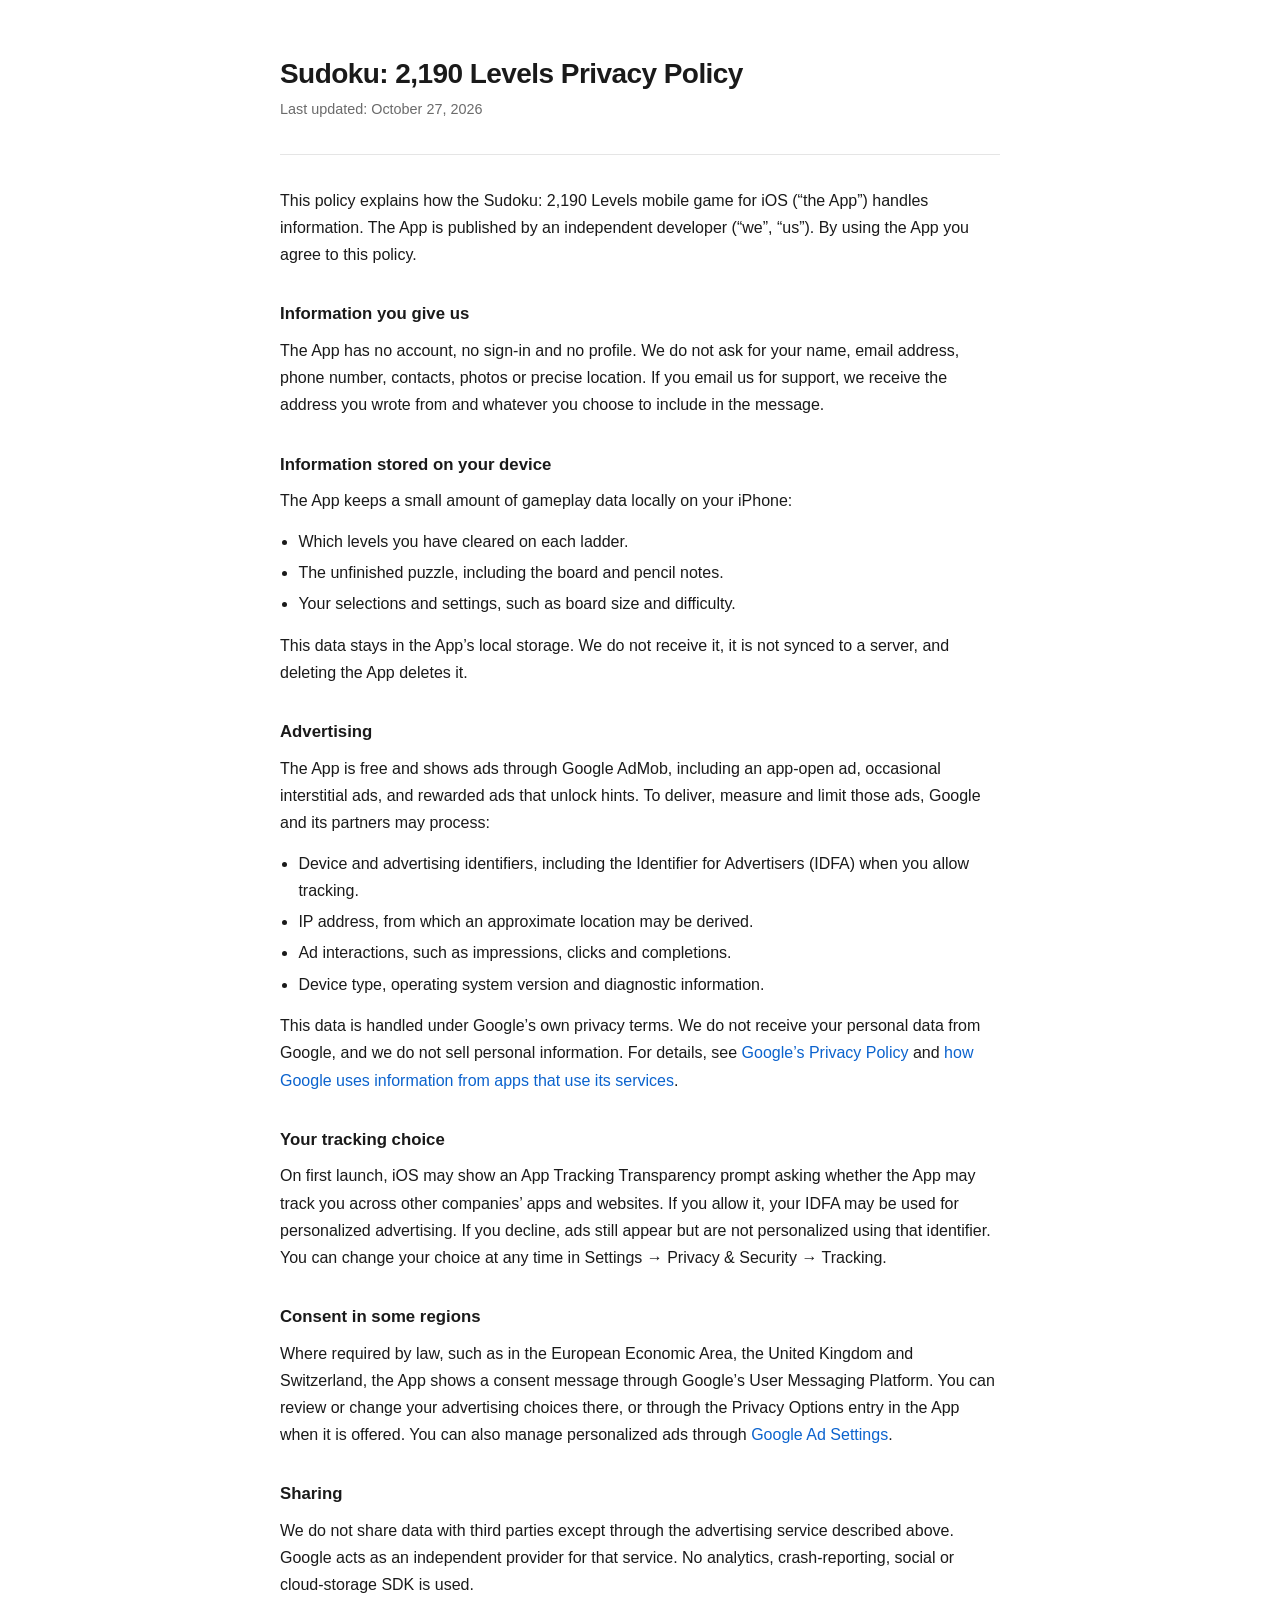
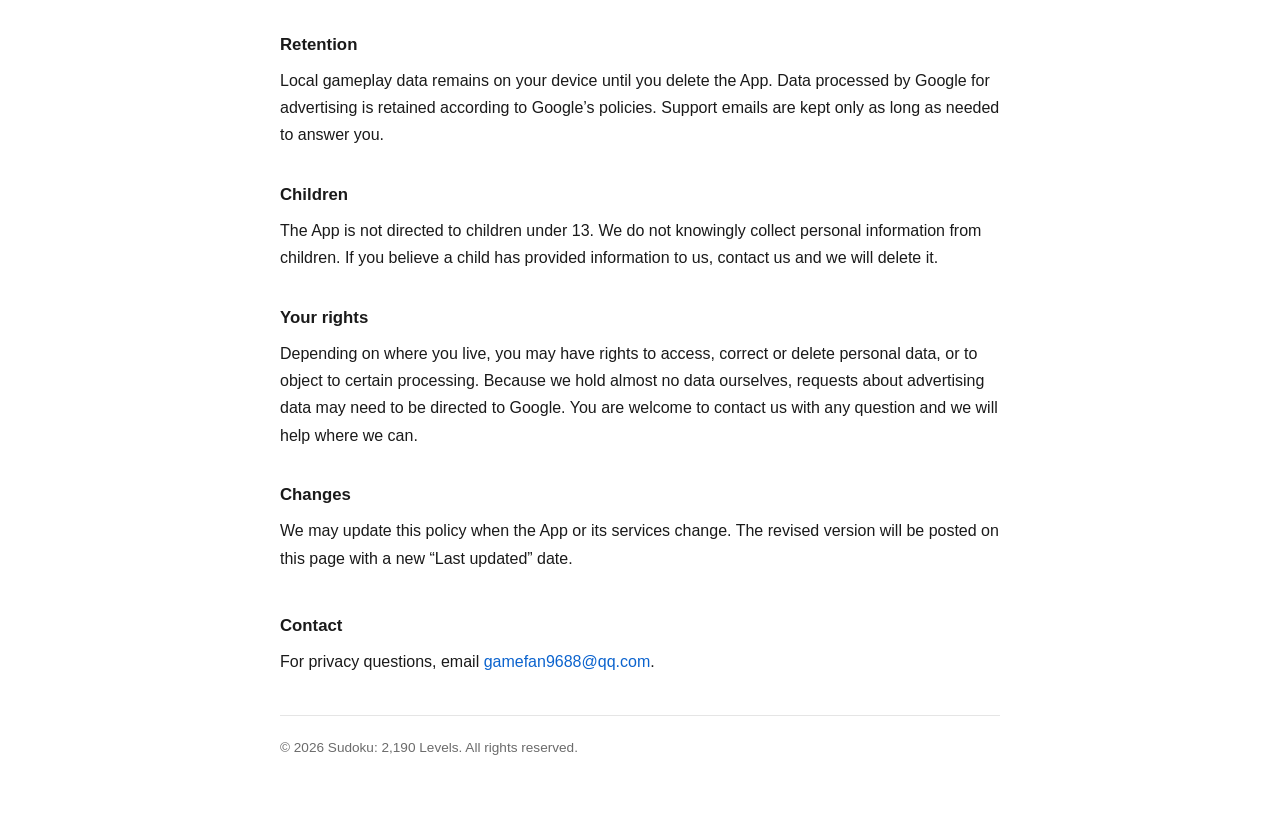
<file: sudoku-privacy.html>
<!DOCTYPE html>
<html lang="en">
<head>
    <meta charset="UTF-8">
    <meta name="viewport" content="width=device-width, initial-scale=1.0">
    <meta name="description" content="Privacy Policy for the Sudoku: 2,190 Levels iOS game.">
    <title>Sudoku: 2,190 Levels — Privacy Policy</title>
    <style>
        * { margin: 0; padding: 0; box-sizing: border-box; }

        body {
            font-family: -apple-system, BlinkMacSystemFont, "SF Pro Text", "Segoe UI", Roboto, "Helvetica Neue", Arial, sans-serif;
            background: #FFFFFF;
            color: #1A1A1A;
            font-size: 16px;
            line-height: 1.7;
            padding: 3.5rem 1.25rem 4rem;
            -webkit-font-smoothing: antialiased;
        }

        main { max-width: 720px; margin: 0 auto; }

        h1 {
            font-size: 1.75rem;
            font-weight: 700;
            letter-spacing: -0.02em;
            line-height: 1.25;
        }

        .meta { color: #6B6B6B; font-size: 0.9rem; margin-top: 0.4rem; }

        hr { border: 0; border-top: 1px solid #E5E5E5; margin: 2rem 0; }

        h2 {
            font-size: 1.05rem;
            font-weight: 650;
            margin-top: 2rem;
            margin-bottom: 0.5rem;
        }

        p { margin-bottom: 0.85rem; }

        ul { margin: 0 0 0.9rem 1.15rem; }

        li { margin-bottom: 0.25rem; }

        a { color: #0B63CE; text-decoration: none; }

        a:hover { text-decoration: underline; }

        .contact { margin-top: 2.5rem; }

        footer {
            margin-top: 2.5rem;
            padding-top: 1.25rem;
            border-top: 1px solid #E5E5E5;
            color: #6B6B6B;
            font-size: 0.85rem;
        }

        @media (max-width: 560px) {
            body { padding: 2.25rem 1.15rem 3rem; }
            h1 { font-size: 1.5rem; }
        }
    </style>
</head>
<body>
    <main>
        <header>
            <h1>Sudoku: 2,190 Levels Privacy Policy</h1>
            <p class="meta">Last updated: October 27, 2026</p>
        </header>

        <hr>

        <p>This policy explains how the Sudoku: 2,190 Levels mobile game for iOS (&ldquo;the App&rdquo;) handles information. The App is published by an independent developer (&ldquo;we&rdquo;, &ldquo;us&rdquo;). By using the App you agree to this policy.</p>

        <h2>Information you give us</h2>
        <p>The App has no account, no sign-in and no profile. We do not ask for your name, email address, phone number, contacts, photos or precise location. If you email us for support, we receive the address you wrote from and whatever you choose to include in the message.</p>

        <h2>Information stored on your device</h2>
        <p>The App keeps a small amount of gameplay data locally on your iPhone:</p>
        <ul>
            <li>Which levels you have cleared on each ladder.</li>
            <li>The unfinished puzzle, including the board and pencil notes.</li>
            <li>Your selections and settings, such as board size and difficulty.</li>
        </ul>
        <p>This data stays in the App&rsquo;s local storage. We do not receive it, it is not synced to a server, and deleting the App deletes it.</p>

        <h2>Advertising</h2>
        <p>The App is free and shows ads through Google AdMob, including an app-open ad, occasional interstitial ads, and rewarded ads that unlock hints. To deliver, measure and limit those ads, Google and its partners may process:</p>
        <ul>
            <li>Device and advertising identifiers, including the Identifier for Advertisers (IDFA) when you allow tracking.</li>
            <li>IP address, from which an approximate location may be derived.</li>
            <li>Ad interactions, such as impressions, clicks and completions.</li>
            <li>Device type, operating system version and diagnostic information.</li>
        </ul>
        <p>This data is handled under Google&rsquo;s own privacy terms. We do not receive your personal data from Google, and we do not sell personal information. For details, see <a href="https://policies.google.com/privacy">Google&rsquo;s Privacy Policy</a> and <a href="https://policies.google.com/technologies/partner-sites">how Google uses information from apps that use its services</a>.</p>

        <h2>Your tracking choice</h2>
        <p>On first launch, iOS may show an App Tracking Transparency prompt asking whether the App may track you across other companies&rsquo; apps and websites. If you allow it, your IDFA may be used for personalized advertising. If you decline, ads still appear but are not personalized using that identifier. You can change your choice at any time in Settings &rarr; Privacy &amp; Security &rarr; Tracking.</p>

        <h2>Consent in some regions</h2>
        <p>Where required by law, such as in the European Economic Area, the United Kingdom and Switzerland, the App shows a consent message through Google&rsquo;s User Messaging Platform. You can review or change your advertising choices there, or through the Privacy Options entry in the App when it is offered. You can also manage personalized ads through <a href="https://adssettings.google.com">Google Ad Settings</a>.</p>

        <h2>Sharing</h2>
        <p>We do not share data with third parties except through the advertising service described above. Google acts as an independent provider for that service. No analytics, crash-reporting, social or cloud-storage SDK is used.</p>

        <h2>Retention</h2>
        <p>Local gameplay data remains on your device until you delete the App. Data processed by Google for advertising is retained according to Google&rsquo;s policies. Support emails are kept only as long as needed to answer you.</p>

        <h2>Children</h2>
        <p>The App is not directed to children under 13. We do not knowingly collect personal information from children. If you believe a child has provided information to us, contact us and we will delete it.</p>

        <h2>Your rights</h2>
        <p>Depending on where you live, you may have rights to access, correct or delete personal data, or to object to certain processing. Because we hold almost no data ourselves, requests about advertising data may need to be directed to Google. You are welcome to contact us with any question and we will help where we can.</p>

        <h2>Changes</h2>
        <p>We may update this policy when the App or its services change. The revised version will be posted on this page with a new &ldquo;Last updated&rdquo; date.</p>

        <section class="contact">
            <h2>Contact</h2>
            <p>For privacy questions, email <a href="mailto:gamefan9688@qq.com?subject=Sudoku%20Privacy">gamefan9688@qq.com</a>.</p>
        </section>

        <footer>
            &copy; 2026 Sudoku: 2,190 Levels. All rights reserved.
        </footer>
    </main>
</body>
</html>
</file>
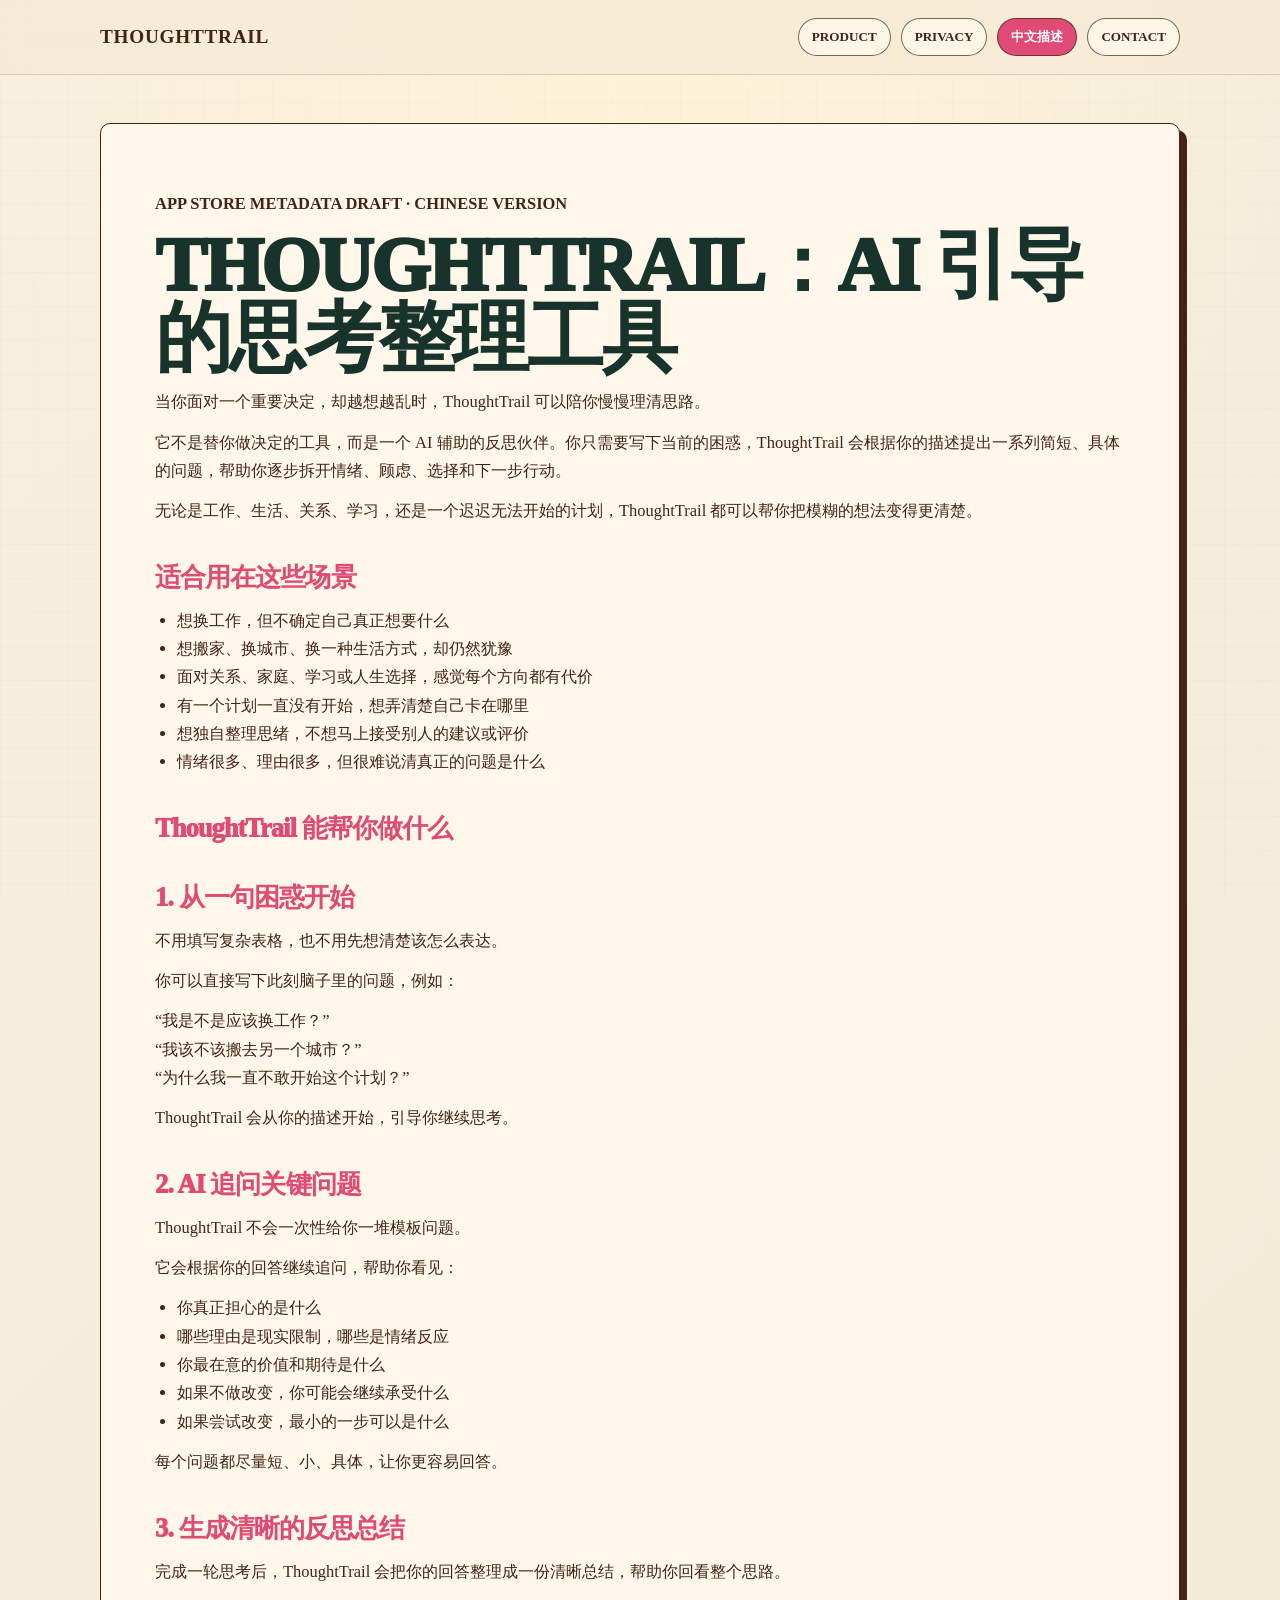
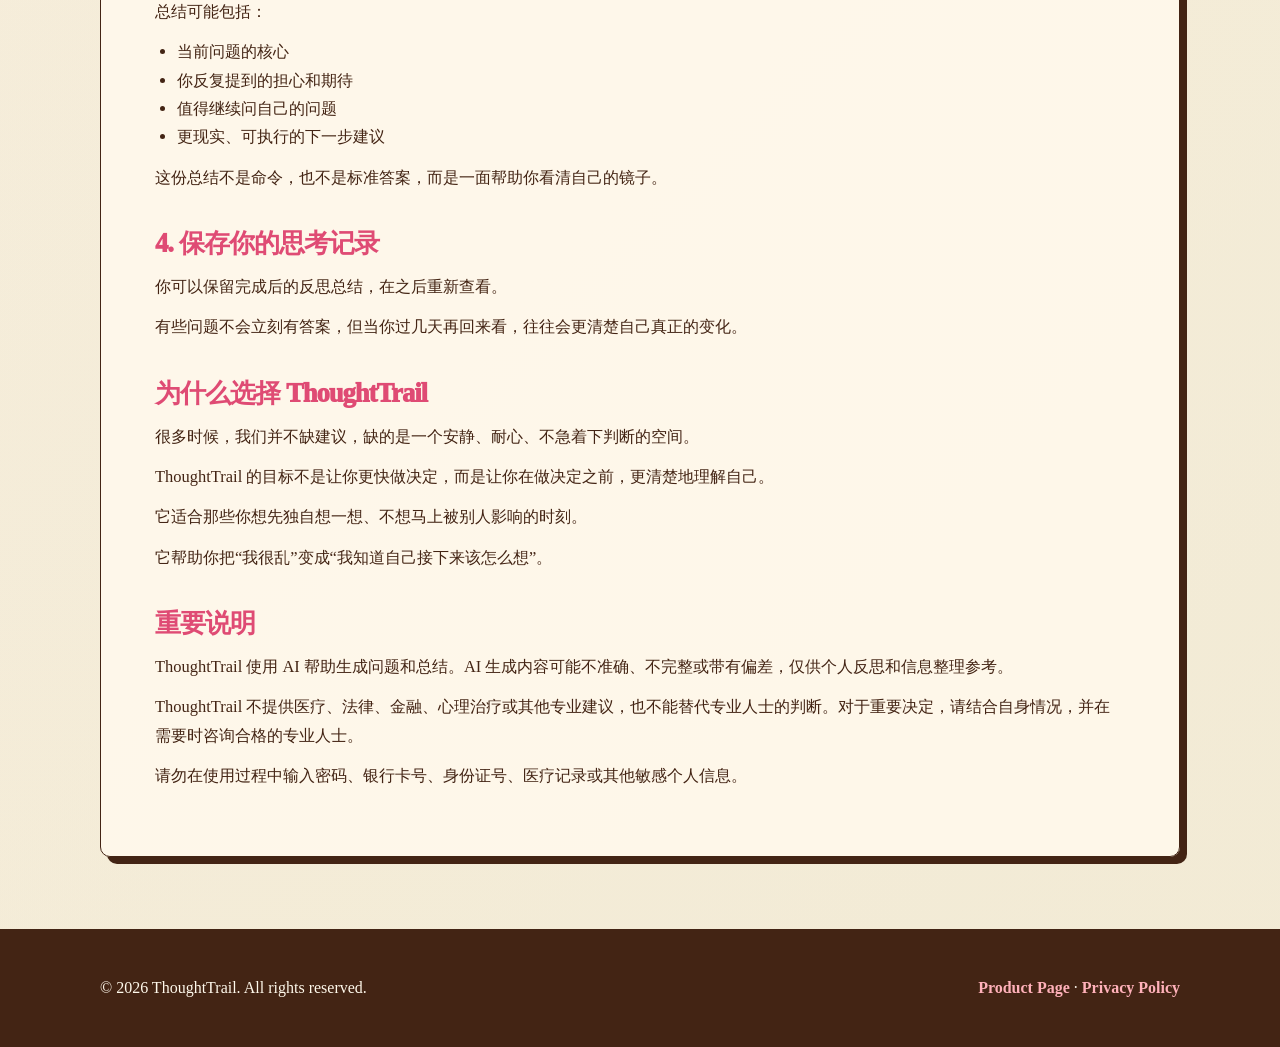
<file: thoughttrail-cn.html>
<!DOCTYPE html>
<html lang="zh-Hans">
<head>
    <meta charset="UTF-8">
    <meta name="viewport" content="width=device-width, initial-scale=1.0">
    <meta name="description" content="ThoughtTrail 中文产品描述：AI 引导的思考整理工具。">
    <title>ThoughtTrail 中文产品描述</title>
    <link rel="stylesheet" href="css/thoughttrail.css">
</head>
<body class="thoughttrail-page">
    <nav class="tt-nav" aria-label="ThoughtTrail navigation">
        <div class="tt-nav-inner">
            <a class="tt-logo" href="thoughttrail.html">ThoughtTrail</a>
            <ul class="tt-nav-links">
                <li><a href="thoughttrail.html">Product</a></li>
                <li><a href="thoughttrail-privacy.html">Privacy</a></li>
                <li><a href="thoughttrail-cn.html" aria-current="page">中文描述</a></li>
                <li><a href="mailto:gamefan9688@qq.com">Contact</a></li>
            </ul>
        </div>
    </nav>

    <main class="tt-legal-wrap">
        <article class="tt-container tt-legal">
            <p class="tt-meta">App Store metadata draft · Chinese version</p>
            <h1>ThoughtTrail：AI 引导的思考整理工具</h1>

            <p>当你面对一个重要决定，却越想越乱时，ThoughtTrail 可以陪你慢慢理清思路。</p>

            <p>它不是替你做决定的工具，而是一个 AI 辅助的反思伙伴。你只需要写下当前的困惑，ThoughtTrail 会根据你的描述提出一系列简短、具体的问题，帮助你逐步拆开情绪、顾虑、选择和下一步行动。</p>

            <p>无论是工作、生活、关系、学习，还是一个迟迟无法开始的计划，ThoughtTrail 都可以帮你把模糊的想法变得更清楚。</p>

            <h2>适合用在这些场景</h2>
            <ul>
                <li>想换工作，但不确定自己真正想要什么</li>
                <li>想搬家、换城市、换一种生活方式，却仍然犹豫</li>
                <li>面对关系、家庭、学习或人生选择，感觉每个方向都有代价</li>
                <li>有一个计划一直没有开始，想弄清楚自己卡在哪里</li>
                <li>想独自整理思绪，不想马上接受别人的建议或评价</li>
                <li>情绪很多、理由很多，但很难说清真正的问题是什么</li>
            </ul>

            <h2>ThoughtTrail 能帮你做什么</h2>

            <h2>1. 从一句困惑开始</h2>
            <p>不用填写复杂表格，也不用先想清楚该怎么表达。</p>
            <p>你可以直接写下此刻脑子里的问题，例如：</p>
            <p>“我是不是应该换工作？”<br>“我该不该搬去另一个城市？”<br>“为什么我一直不敢开始这个计划？”</p>
            <p>ThoughtTrail 会从你的描述开始，引导你继续思考。</p>

            <h2>2. AI 追问关键问题</h2>
            <p>ThoughtTrail 不会一次性给你一堆模板问题。</p>
            <p>它会根据你的回答继续追问，帮助你看见：</p>
            <ul>
                <li>你真正担心的是什么</li>
                <li>哪些理由是现实限制，哪些是情绪反应</li>
                <li>你最在意的价值和期待是什么</li>
                <li>如果不做改变，你可能会继续承受什么</li>
                <li>如果尝试改变，最小的一步可以是什么</li>
            </ul>
            <p>每个问题都尽量短、小、具体，让你更容易回答。</p>

            <h2>3. 生成清晰的反思总结</h2>
            <p>完成一轮思考后，ThoughtTrail 会把你的回答整理成一份清晰总结，帮助你回看整个思路。</p>
            <p>总结可能包括：</p>
            <ul>
                <li>当前问题的核心</li>
                <li>你反复提到的担心和期待</li>
                <li>值得继续问自己的问题</li>
                <li>更现实、可执行的下一步建议</li>
            </ul>
            <p>这份总结不是命令，也不是标准答案，而是一面帮助你看清自己的镜子。</p>

            <h2>4. 保存你的思考记录</h2>
            <p>你可以保留完成后的反思总结，在之后重新查看。</p>
            <p>有些问题不会立刻有答案，但当你过几天再回来看，往往会更清楚自己真正的变化。</p>

            <h2>为什么选择 ThoughtTrail</h2>
            <p>很多时候，我们并不缺建议，缺的是一个安静、耐心、不急着下判断的空间。</p>
            <p>ThoughtTrail 的目标不是让你更快做决定，而是让你在做决定之前，更清楚地理解自己。</p>
            <p>它适合那些你想先独自想一想、不想马上被别人影响的时刻。</p>
            <p>它帮助你把“我很乱”变成“我知道自己接下来该怎么想”。</p>

            <h2>重要说明</h2>
            <p>ThoughtTrail 使用 AI 帮助生成问题和总结。AI 生成内容可能不准确、不完整或带有偏差，仅供个人反思和信息整理参考。</p>
            <p>ThoughtTrail 不提供医疗、法律、金融、心理治疗或其他专业建议，也不能替代专业人士的判断。对于重要决定，请结合自身情况，并在需要时咨询合格的专业人士。</p>
            <p>请勿在使用过程中输入密码、银行卡号、身份证号、医疗记录或其他敏感个人信息。</p>
        </article>
    </main>

    <footer class="tt-footer">
        <div class="tt-footer-inner">
            <p>&copy; 2026 ThoughtTrail. All rights reserved.</p>
            <p><a href="thoughttrail.html">Product Page</a> · <a href="thoughttrail-privacy.html">Privacy Policy</a></p>
        </div>
    </footer>
</body>
</html>
</file>
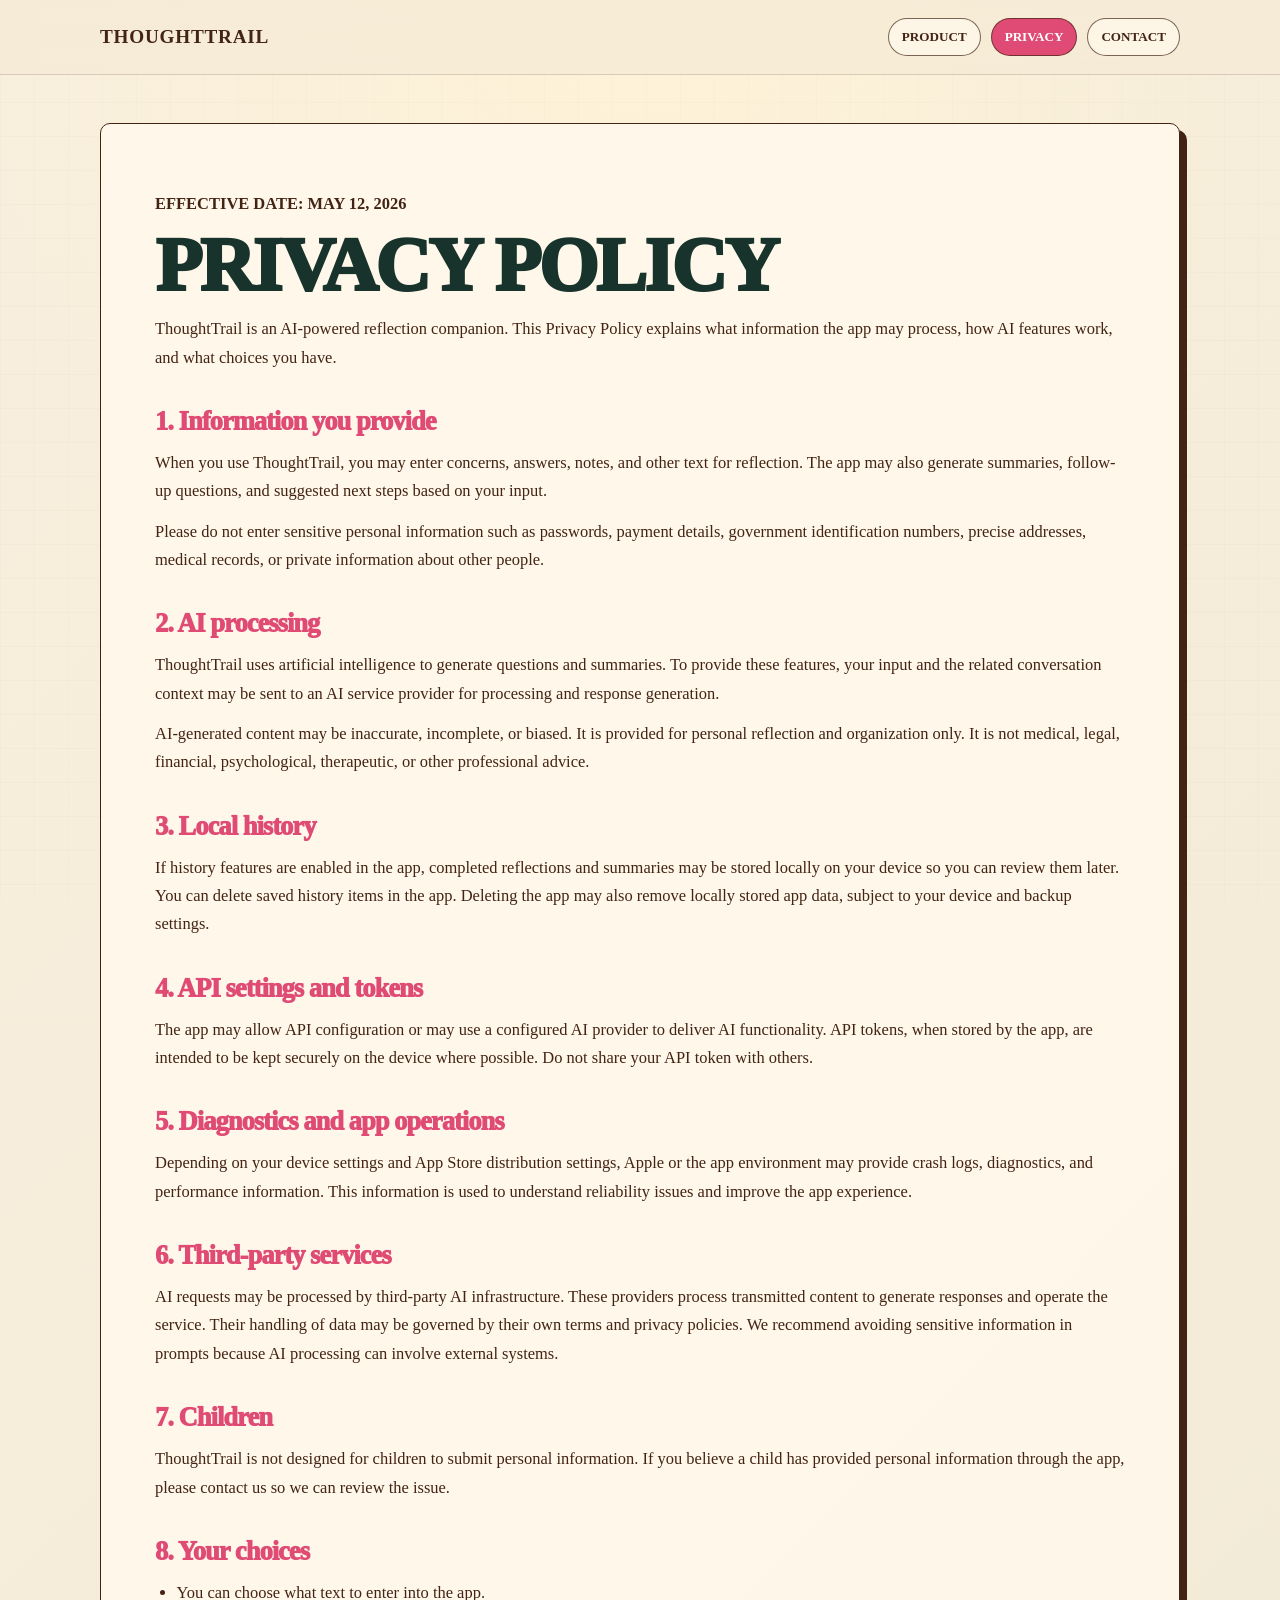
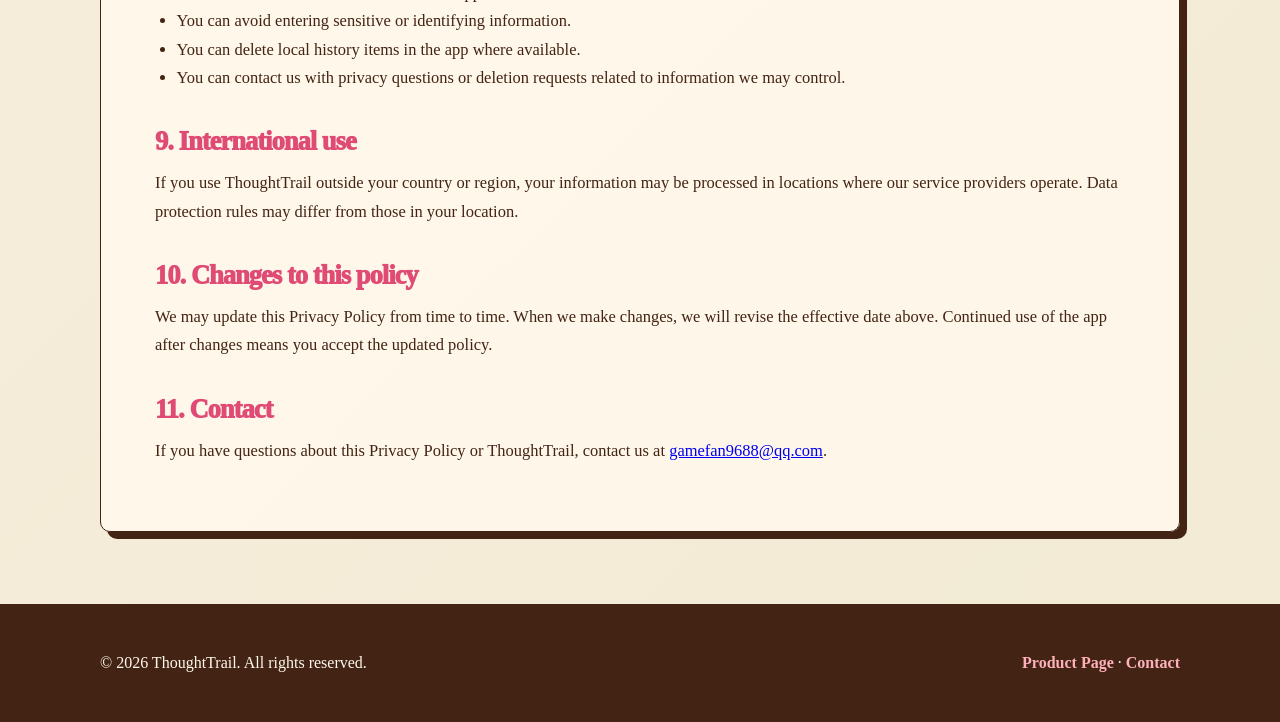
<file: thoughttrail-privacy.html>
<!DOCTYPE html>
<html lang="en">
<head>
    <meta charset="UTF-8">
    <meta name="viewport" content="width=device-width, initial-scale=1.0">
    <meta name="description" content="Privacy Policy for ThoughtTrail, an AI reflection companion.">
    <title>ThoughtTrail Privacy Policy</title>
    <link rel="stylesheet" href="css/thoughttrail.css">
</head>
<body class="thoughttrail-page">
    <nav class="tt-nav" aria-label="ThoughtTrail navigation">
        <div class="tt-nav-inner">
            <a class="tt-logo" href="thoughttrail.html">ThoughtTrail</a>
            <ul class="tt-nav-links">
                <li><a href="thoughttrail.html">Product</a></li>
                <li><a href="thoughttrail-privacy.html" aria-current="page">Privacy</a></li>
                <li><a href="mailto:gamefan9688@qq.com">Contact</a></li>
            </ul>
        </div>
    </nav>

    <main class="tt-legal-wrap">
        <article class="tt-container tt-legal">
            <p class="tt-meta">Effective date: May 12, 2026</p>
            <h1>Privacy Policy</h1>
            <p>ThoughtTrail is an AI-powered reflection companion. This Privacy Policy explains what information the app may process, how AI features work, and what choices you have.</p>

            <h2>1. Information you provide</h2>
            <p>When you use ThoughtTrail, you may enter concerns, answers, notes, and other text for reflection. The app may also generate summaries, follow-up questions, and suggested next steps based on your input.</p>
            <p>Please do not enter sensitive personal information such as passwords, payment details, government identification numbers, precise addresses, medical records, or private information about other people.</p>

            <h2>2. AI processing</h2>
            <p>ThoughtTrail uses artificial intelligence to generate questions and summaries. To provide these features, your input and the related conversation context may be sent to an AI service provider for processing and response generation.</p>
            <p>AI-generated content may be inaccurate, incomplete, or biased. It is provided for personal reflection and organization only. It is not medical, legal, financial, psychological, therapeutic, or other professional advice.</p>

            <h2>3. Local history</h2>
            <p>If history features are enabled in the app, completed reflections and summaries may be stored locally on your device so you can review them later. You can delete saved history items in the app. Deleting the app may also remove locally stored app data, subject to your device and backup settings.</p>

            <h2>4. API settings and tokens</h2>
            <p>The app may allow API configuration or may use a configured AI provider to deliver AI functionality. API tokens, when stored by the app, are intended to be kept securely on the device where possible. Do not share your API token with others.</p>

            <h2>5. Diagnostics and app operations</h2>
            <p>Depending on your device settings and App Store distribution settings, Apple or the app environment may provide crash logs, diagnostics, and performance information. This information is used to understand reliability issues and improve the app experience.</p>

            <h2>6. Third-party services</h2>
            <p>AI requests may be processed by third-party AI infrastructure. These providers process transmitted content to generate responses and operate the service. Their handling of data may be governed by their own terms and privacy policies. We recommend avoiding sensitive information in prompts because AI processing can involve external systems.</p>

            <h2>7. Children</h2>
            <p>ThoughtTrail is not designed for children to submit personal information. If you believe a child has provided personal information through the app, please contact us so we can review the issue.</p>

            <h2>8. Your choices</h2>
            <ul>
                <li>You can choose what text to enter into the app.</li>
                <li>You can avoid entering sensitive or identifying information.</li>
                <li>You can delete local history items in the app where available.</li>
                <li>You can contact us with privacy questions or deletion requests related to information we may control.</li>
            </ul>

            <h2>9. International use</h2>
            <p>If you use ThoughtTrail outside your country or region, your information may be processed in locations where our service providers operate. Data protection rules may differ from those in your location.</p>

            <h2>10. Changes to this policy</h2>
            <p>We may update this Privacy Policy from time to time. When we make changes, we will revise the effective date above. Continued use of the app after changes means you accept the updated policy.</p>

            <h2>11. Contact</h2>
            <p>If you have questions about this Privacy Policy or ThoughtTrail, contact us at <a href="mailto:gamefan9688@qq.com">gamefan9688@qq.com</a>.</p>
        </article>
    </main>

    <footer class="tt-footer">
        <div class="tt-footer-inner">
            <p>&copy; 2026 ThoughtTrail. All rights reserved.</p>
            <p><a href="thoughttrail.html">Product Page</a> · <a href="mailto:gamefan9688@qq.com">Contact</a></p>
        </div>
    </footer>
</body>
</html>
</file>
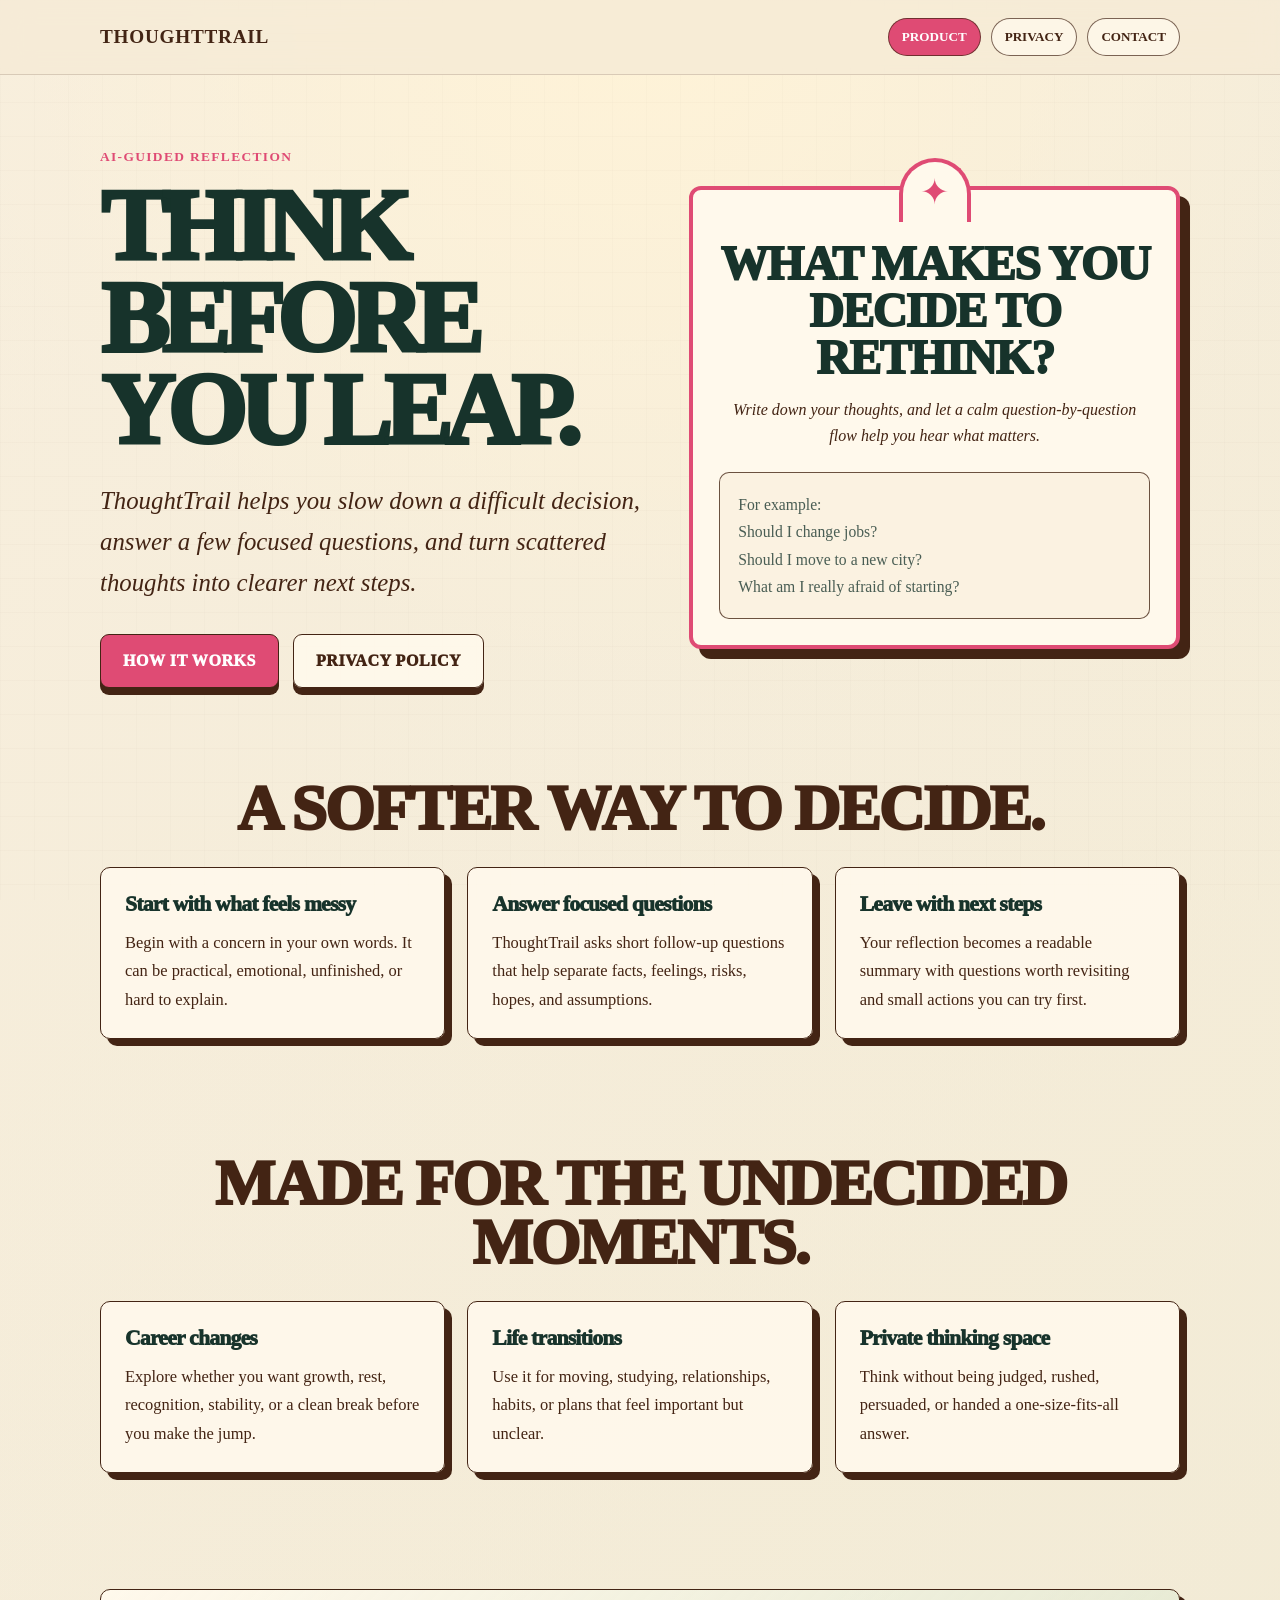
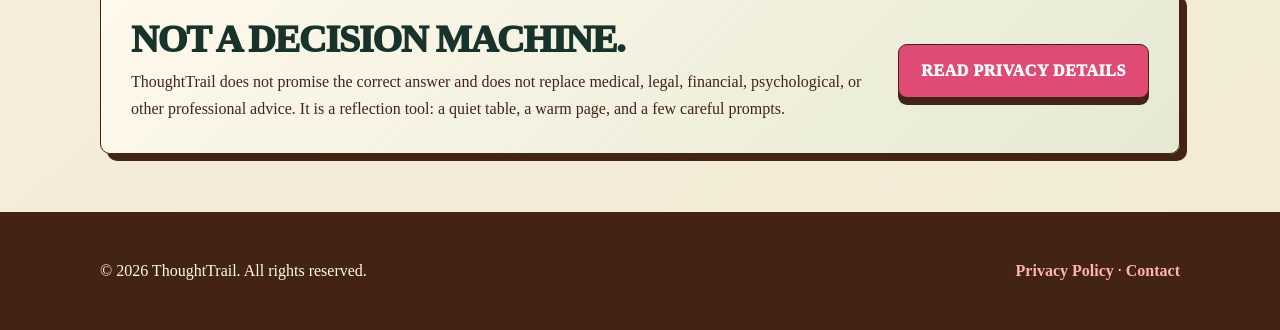
<file: thoughttrail.html>
<!DOCTYPE html>
<html lang="en">
<head>
    <meta charset="UTF-8">
    <meta name="viewport" content="width=device-width, initial-scale=1.0">
    <meta name="description" content="ThoughtTrail is an AI reflection companion that helps you turn scattered thoughts into clearer questions and next steps.">
    <title>ThoughtTrail - AI Reflection Companion</title>
    <link rel="stylesheet" href="css/thoughttrail.css">
</head>
<body class="thoughttrail-page">
    <nav class="tt-nav" aria-label="ThoughtTrail navigation">
        <div class="tt-nav-inner">
            <a class="tt-logo" href="thoughttrail.html">ThoughtTrail</a>
            <ul class="tt-nav-links">
                <li><a href="thoughttrail.html" aria-current="page">Product</a></li>
                <li><a href="thoughttrail-privacy.html">Privacy</a></li>
                <li><a href="mailto:gamefan9688@qq.com">Contact</a></li>
            </ul>
        </div>
    </nav>

    <main>
        <section class="tt-hero">
            <div class="tt-container tt-hero-grid">
                <div>
                    <p class="tt-eyebrow">AI-guided reflection</p>
                    <h1 class="tt-title">Think before you leap.</h1>
                    <p class="tt-subtitle">ThoughtTrail helps you slow down a difficult decision, answer a few focused questions, and turn scattered thoughts into clearer next steps.</p>
                    <div class="tt-actions">
                        <a class="tt-button" href="#how-it-works">How it works</a>
                        <a class="tt-button-secondary" href="thoughttrail-privacy.html">Privacy policy</a>
                    </div>
                </div>

                <aside class="tt-poster" aria-label="Product preview card">
                    <div class="tt-brain-badge" aria-hidden="true">✦</div>
                    <h2>What makes you decide to rethink?</h2>
                    <p>Write down your thoughts, and let a calm question-by-question flow help you hear what matters.</p>
                    <div class="tt-prompt-box">
                        For example:<br>
                        Should I change jobs?<br>
                        Should I move to a new city?<br>
                        What am I really afraid of starting?
                    </div>
                </aside>
            </div>
        </section>

        <section class="tt-section" id="how-it-works">
            <div class="tt-container">
                <h2 class="tt-section-title">A softer way to decide.</h2>
                <div class="tt-grid">
                    <article class="tt-card">
                        <h3>Start with what feels messy</h3>
                        <p>Begin with a concern in your own words. It can be practical, emotional, unfinished, or hard to explain.</p>
                    </article>
                    <article class="tt-card">
                        <h3>Answer focused questions</h3>
                        <p>ThoughtTrail asks short follow-up questions that help separate facts, feelings, risks, hopes, and assumptions.</p>
                    </article>
                    <article class="tt-card">
                        <h3>Leave with next steps</h3>
                        <p>Your reflection becomes a readable summary with questions worth revisiting and small actions you can try first.</p>
                    </article>
                </div>
            </div>
        </section>

        <section class="tt-section">
            <div class="tt-container">
                <h2 class="tt-section-title">Made for the undecided moments.</h2>
                <div class="tt-grid">
                    <article class="tt-card">
                        <h3>Career changes</h3>
                        <p>Explore whether you want growth, rest, recognition, stability, or a clean break before you make the jump.</p>
                    </article>
                    <article class="tt-card">
                        <h3>Life transitions</h3>
                        <p>Use it for moving, studying, relationships, habits, or plans that feel important but unclear.</p>
                    </article>
                    <article class="tt-card">
                        <h3>Private thinking space</h3>
                        <p>Think without being judged, rushed, persuaded, or handed a one-size-fits-all answer.</p>
                    </article>
                </div>
            </div>
        </section>

        <section class="tt-section">
            <div class="tt-container">
                <div class="tt-callout">
                    <div>
                        <h2>Not a decision machine.</h2>
                        <p>ThoughtTrail does not promise the correct answer and does not replace medical, legal, financial, psychological, or other professional advice. It is a reflection tool: a quiet table, a warm page, and a few careful prompts.</p>
                    </div>
                    <a class="tt-button" href="thoughttrail-privacy.html">Read privacy details</a>
                </div>
            </div>
        </section>
    </main>

    <footer class="tt-footer">
        <div class="tt-footer-inner">
            <p>&copy; 2026 ThoughtTrail. All rights reserved.</p>
            <p><a href="thoughttrail-privacy.html">Privacy Policy</a> · <a href="mailto:gamefan9688@qq.com">Contact</a></p>
        </div>
    </footer>
</body>
</html>
</file>
<file: css/main.css>
/* International Style - EmuCool */

/* Global Styles */
* {
    margin: 0;
    padding: 0;
    box-sizing: border-box;
}

body {
    font-family: 'Inter', -apple-system, BlinkMacSystemFont, 'Segoe UI', Roboto, Oxygen, Ubuntu, Cantarell, sans-serif;
    background-color: #f8f5f0;
    color: #3a2e21;
    line-height: 1.6;
}

/* Navigation */
nav {
    background-color: #ffffff;
    padding: 1rem 0;
    box-shadow: 0 2px 10px rgba(0,0,0,0.08);
    position: sticky;
    top: 0;
    z-index: 100;
}

.nav-container {
    max-width: 1200px;
    margin: 0 auto;
    display: flex;
    justify-content: space-between;
    align-items: center;
    padding: 0 2rem;
}

.logo {
    font-size: 1.8rem;
    font-weight: 700;
    color: #333;
    text-decoration: none;
    transition: color 0.3s ease;
}

.logo:hover {
    color: #4361ee;
}

.nav-links {
    display: flex;
    list-style: none;
}

.nav-links li {
    margin-left: 2rem;
}

.nav-links a {
    color: #333;
    text-decoration: none;
    font-size: 1rem;
    font-weight: 500;
    transition: all 0.3s ease;
    padding: 0.5rem 1rem;
    border-radius: 6px;
}

.nav-links a:hover {
    background-color: #f0f0f0;
    color: #4361ee;
    transform: translateY(-1px);
}

/* Hero Section */
.hero {
    background: linear-gradient(135deg, #8b5a2b 0%, #d2b48c 100%);
    background-size: cover;
    background-position: center;
    height: 100vh;
    display: flex;
    align-items: center;
    justify-content: center;
    text-align: center;
    color: white;
    position: relative;
    overflow: hidden;
}

.hero::before {
    content: '';
    position: absolute;
    top: 0;
    left: 0;
    right: 0;
    bottom: 0;
    background: url('data:image/svg+xml,%3Csvg width="60" height="60" viewBox="0 0 60 60" xmlns="http://www.w3.org/2000/svg"%3E%3Cg fill="none" fill-rule="evenodd"%3E%3Cg fill="%23ffffff" fill-opacity="0.1"%3E%3Cpath d="M36 34v-4h-2v4h-4v2h4v4h2v-4h4v-2h-4zm0-30V0h-2v4h-4v2h4v4h2V6h4V4h-4zM6 34v-4H4v4H0v2h4v4h2v-4h4v-2H6zM6 4V0H4v4H0v2h4v4h2V6h4V4H6z"/%3E%3C/g%3E%3C/g%3E%3C/svg%3E');
    opacity: 0.5;
}

.hero-content {
    max-width: 800px;
    padding: 3rem;
    background-color: rgba(255, 255, 255, 0.1);
    backdrop-filter: blur(10px);
    border-radius: 16px;
    box-shadow: 0 8px 32px rgba(0,0,0,0.2);
    border: 1px solid rgba(255, 255, 255, 0.18);
    position: relative;
    z-index: 1;
}

.hero h1 {
    font-size: 4rem;
    margin-bottom: 1.5rem;
    font-weight: 800;
    letter-spacing: -0.02em;
}

.hero p {
    font-size: 1.3rem;
    margin-bottom: 2.5rem;
    line-height: 1.8;
    opacity: 0.9;
}

.btn {
    display: inline-block;
    padding: 1rem 2.5rem;
    background-color: #ffffff;
    color: #8b5a2b;
    text-decoration: none;
    border-radius: 50px;
    font-size: 1.1rem;
    font-weight: 600;
    transition: all 0.3s ease;
    box-shadow: 0 4px 15px rgba(139, 90, 43, 0.3);
    border: 2px solid transparent;
}

.btn:hover {
    background-color: transparent;
    color: #ffffff;
    border-color: #ffffff;
    transform: translateY(-3px);
    box-shadow: 0 6px 25px rgba(139, 90, 43, 0.4);
}

/* Features Section */
.features {
    padding: 6rem 0;
    background-color: #ffffff;
}

.container {
    max-width: 1200px;
    margin: 0 auto;
    padding: 0 2rem;
}

.section-title {
    text-align: center;
    margin-bottom: 3rem;
    font-size: 3rem;
    color: #333;
    font-weight: 700;
    position: relative;
}

.section-title::after {
    content: '';
    display: block;
    width: 80px;
    height: 4px;
    background-color: #4361ee;
    margin: 1.5rem auto;
    border-radius: 2px;
}

.features-grid {
    display: grid;
    grid-template-columns: repeat(auto-fit, minmax(320px, 1fr));
    gap: 2.5rem;
    margin-top: 4rem;
}

.feature-card {
    background-color: #fff;
    padding: 2.5rem;
    border-radius: 16px;
    box-shadow: 0 8px 25px rgba(0,0,0,0.08);
    transition: all 0.3s ease;
    border: 1px solid #f0f0f0;
}

.feature-card:hover {
    transform: translateY(-12px);
    box-shadow: 0 20px 40px rgba(0,0,0,0.12);
    border-color: #4361ee;
}

.feature-card h3 {
    font-size: 1.6rem;
    margin-bottom: 1.2rem;
    color: #333;
    font-weight: 600;
}

.feature-card p {
    color: #666;
    line-height: 1.7;
    font-size: 1.05rem;
}

/* About Section */
.about {
    padding: 6rem 0;
    background-color: #f8f9fa;
}

.about-content {
    display: flex;
    flex-wrap: wrap;
    gap: 4rem;
    align-items: center;
}

.about-text {
    flex: 1;
    min-width: 350px;
}

.about-text h2 {
    font-size: 2.8rem;
    margin-bottom: 1.5rem;
    color: #333;
    font-weight: 700;
}

.about-text h3 {
    font-size: 1.5rem;
    margin: 2rem 0 1rem;
    color: #4361ee;
    font-weight: 600;
}

.about-text p {
    margin-bottom: 1.5rem;
    line-height: 1.8;
    color: #666;
    font-size: 1.05rem;
}

.about-image {
    flex: 1;
    min-width: 350px;
}

.about-image img {
    width: 100%;
    border-radius: 16px;
    box-shadow: 0 15px 30px rgba(0,0,0,0.15);
    transition: transform 0.3s ease;
}

.about-image img:hover {
    transform: scale(1.02);
}

/* Download Section */
.download {
    padding: 6rem 0;
    background-color: #ffffff;
}

.download-grid {
    display: grid;
    grid-template-columns: repeat(auto-fit, minmax(280px, 1fr));
    gap: 2.5rem;
    margin-top: 4rem;
}

.download-card {
    background-color: #fff;
    padding: 2.5rem;
    border-radius: 16px;
    box-shadow: 0 8px 25px rgba(0,0,0,0.08);
    text-align: center;
    transition: all 0.3s ease;
    border: 1px solid #f0f0f0;
}

.download-card:hover {
    transform: translateY(-10px);
    box-shadow: 0 15px 35px rgba(0,0,0,0.12);
    border-color: #4361ee;
}

.download-card h3 {
    font-size: 1.4rem;
    margin-bottom: 1rem;
    color: #333;
    font-weight: 600;
}

.download-card p {
    margin-bottom: 1.5rem;
    color: #666;
    font-size: 1.05rem;
}

.download-card .btn {
    background-color: #8b5a2b;
    color: #ffffff;
    border-color: #8b5a2b;
}

.download-card .btn:hover {
    background-color: transparent;
    color: #8b5a2b;
    border-color: #8b5a2b;
}

/* Footer */
footer {
    background-color: #8b5a2b;
    color: #ffffff;
    padding: 4rem 0 2rem;
    text-align: center;
}

.footer-content {
    max-width: 1200px;
    margin: 0 auto;
    padding: 0 2rem;
}

.footer-content h3 {
    font-size: 1.5rem;
    margin-bottom: 1rem;
    font-weight: 600;
}

.footer-content p {
    margin-bottom: 2rem;
    opacity: 0.8;
}

.footer-links {
    display: flex;
    justify-content: center;
    list-style: none;
    margin: 2rem 0;
}

.footer-links li {
    margin: 0 1.5rem;
}

.footer-links a {
    color: #ffffff;
    text-decoration: none;
    transition: color 0.3s ease;
    font-weight: 500;
}

.footer-links a:hover {
    color: #d2b48c;
}

footer p:last-child {
    margin-top: 3rem;
    font-size: 0.9rem;
    opacity: 0.6;
}

/* Responsive Design */
@media (max-width: 768px) {
    .nav-container {
        flex-direction: column;
        padding: 1rem;
    }
    
    .nav-links {
        margin-top: 1.5rem;
    }
    
    .nav-links li {
        margin: 0 0.5rem;
    }
    
    .hero h1 {
        font-size: 2.8rem;
    }
    
    .hero p {
        font-size: 1.1rem;
    }
    
    .hero-content {
        margin: 1rem;
        padding: 2rem;
    }
    
    .container {
        padding: 0 1rem;
    }
    
    .section-title {
        font-size: 2.2rem;
    }
    
    .features {
        padding: 4rem 0;
    }
    
    .about {
        padding: 4rem 0;
    }
    
    .download {
        padding: 4rem 0;
    }
    
    .about-content {
        flex-direction: column;
        gap: 2rem;
    }
    
    .about-text,
    .about-image {
        min-width: 100%;
    }
    
    .download-grid {
        gap: 1.5rem;
    }
    
    .footer-links {
        flex-direction: column;
        gap: 1rem;
    }
    
    .footer-links li {
        margin: 0;
    }
}
</file>
<file: css/thoughttrail.css>
:root {
    --paper: #f6ebd6;
    --surface: #fff9ec;
    --sage: #dde8d0;
    --ink: #17332b;
    --olive: #667462;
    --pink: #df4b74;
    --pink-light: #ffb1ba;
    --shadow: #432414;
    --glow: #fff3d7;
    --terracotta: #c86f3d;
}

* {
    box-sizing: border-box;
}

html {
    scroll-behavior: smooth;
}

body.thoughttrail-page {
    margin: 0;
    min-height: 100vh;
    font-family: Georgia, 'Times New Roman', serif;
    color: var(--ink);
    background:
        radial-gradient(circle at top, rgba(255, 243, 215, 0.96), rgba(246, 235, 214, 0.28) 42rem),
        linear-gradient(135deg, rgba(255, 255, 255, 0.24), rgba(221, 232, 208, 0.22)),
        var(--paper);
}

body.thoughttrail-page::before {
    content: '';
    position: fixed;
    inset: 0;
    pointer-events: none;
    opacity: 0.28;
    background-image:
        linear-gradient(rgba(67, 36, 20, 0.06) 1px, transparent 1px),
        linear-gradient(90deg, rgba(67, 36, 20, 0.045) 1px, transparent 1px);
    background-size: 34px 34px;
    z-index: -1;
}

.tt-nav {
    position: sticky;
    top: 0;
    z-index: 20;
    padding: 18px 20px;
    backdrop-filter: blur(14px);
    background: rgba(246, 235, 214, 0.82);
    border-bottom: 1px solid rgba(67, 36, 20, 0.16);
}

.tt-nav-inner,
.tt-container {
    width: min(1080px, calc(100% - 40px));
    margin: 0 auto;
}

.tt-nav-inner {
    display: flex;
    align-items: center;
    justify-content: space-between;
    gap: 18px;
}

.tt-logo {
    color: var(--shadow);
    font-family: ui-rounded, 'SF Pro Rounded', 'Avenir Next Rounded', Georgia, serif;
    font-size: 1.2rem;
    font-weight: 900;
    letter-spacing: 0.04em;
    text-decoration: none;
    text-transform: uppercase;
}

.tt-nav-links {
    display: flex;
    gap: 10px;
    list-style: none;
    margin: 0;
    padding: 0;
    flex-wrap: wrap;
    justify-content: flex-end;
}

.tt-nav-links a {
    display: inline-flex;
    align-items: center;
    min-height: 38px;
    padding: 8px 13px;
    color: var(--shadow);
    text-decoration: none;
    font-family: ui-rounded, 'SF Pro Rounded', 'Avenir Next Rounded', Georgia, serif;
    font-size: 0.82rem;
    font-weight: 900;
    text-transform: uppercase;
    border: 1.2px solid rgba(67, 36, 20, 0.7);
    border-radius: 999px;
    background: rgba(255, 249, 236, 0.78);
}

.tt-nav-links a:hover,
.tt-nav-links a[aria-current='page'] {
    color: #fff;
    background: var(--pink);
}

.tt-hero {
    padding: 72px 0 34px;
}

.tt-hero-grid {
    display: grid;
    grid-template-columns: minmax(0, 1.06fr) minmax(300px, 0.94fr);
    gap: 36px;
    align-items: center;
}

.tt-eyebrow {
    display: inline-flex;
    align-items: center;
    gap: 8px;
    margin: 0 0 16px;
    color: var(--pink);
    font-family: ui-rounded, 'SF Pro Rounded', 'Avenir Next Rounded', Georgia, serif;
    font-size: 0.84rem;
    font-weight: 900;
    letter-spacing: 0.1em;
    text-transform: uppercase;
}

.tt-title {
    margin: 0;
    color: var(--ink);
    font-family: ui-rounded, 'SF Pro Rounded', 'Avenir Next Rounded', Georgia, serif;
    font-size: clamp(3.2rem, 8vw, 6.8rem);
    font-weight: 1000;
    line-height: 0.9;
    letter-spacing: -0.075em;
    text-transform: uppercase;
}

.tt-subtitle {
    max-width: 680px;
    margin: 24px 0 0;
    color: var(--shadow);
    font-size: clamp(1.16rem, 2vw, 1.55rem);
    font-style: italic;
    line-height: 1.65;
}

.tt-actions {
    display: flex;
    gap: 14px;
    flex-wrap: wrap;
    margin-top: 30px;
}

.tt-button,
.tt-button-secondary {
    display: inline-flex;
    align-items: center;
    justify-content: center;
    min-height: 54px;
    padding: 14px 22px;
    font-family: ui-rounded, 'SF Pro Rounded', 'Avenir Next Rounded', Georgia, serif;
    font-weight: 1000;
    letter-spacing: 0.035em;
    text-decoration: none;
    text-transform: uppercase;
    border-radius: 9px;
    border: 1.5px solid var(--shadow);
    box-shadow: 0 7px 0 var(--shadow);
    transition: transform 160ms ease, box-shadow 160ms ease;
}

.tt-button {
    color: #fff;
    background: var(--pink);
}

.tt-button-secondary {
    color: var(--shadow);
    background: rgba(255, 249, 236, 0.9);
}

.tt-button:hover,
.tt-button-secondary:hover {
    transform: translateY(2px);
    box-shadow: 0 5px 0 var(--shadow);
}

.tt-poster {
    position: relative;
    padding: 26px;
    border: 4px solid var(--pink);
    border-radius: 12px;
    background: var(--surface);
    box-shadow: 10px 10px 0 var(--shadow);
}

.tt-brain-badge {
    width: 72px;
    height: 64px;
    margin: -58px auto 18px;
    display: grid;
    place-items: center;
    color: var(--pink);
    font-size: 2.2rem;
    border: 4px solid var(--pink);
    border-bottom: 0;
    border-radius: 999px 999px 0 0;
    background: var(--surface);
}

.tt-poster h2,
.tt-section-title,
.tt-card h3,
.tt-callout h2,
.tt-legal h1,
.tt-legal h2 {
    font-family: ui-rounded, 'SF Pro Rounded', 'Avenir Next Rounded', Georgia, serif;
    font-weight: 1000;
    letter-spacing: -0.035em;
}

.tt-poster h2 {
    margin: 0;
    text-align: center;
    font-size: clamp(1.8rem, 4vw, 3rem);
    line-height: 0.98;
    text-transform: uppercase;
}

.tt-poster p {
    margin: 16px 0 0;
    color: var(--shadow);
    text-align: center;
    font-size: 1rem;
    font-style: italic;
    line-height: 1.65;
}

.tt-prompt-box {
    margin-top: 22px;
    padding: 18px;
    min-height: 132px;
    border: 1.3px solid rgba(67, 36, 20, 0.78);
    border-radius: 10px;
    background: rgba(246, 235, 214, 0.48);
    color: rgba(23, 51, 43, 0.78);
    font-size: 0.98rem;
    line-height: 1.75;
}

.tt-section {
    padding: 58px 0;
}

.tt-section-title {
    margin: 0 0 28px;
    color: var(--shadow);
    font-size: clamp(2.2rem, 5vw, 4.3rem);
    line-height: 0.92;
    text-align: center;
    text-transform: uppercase;
}

.tt-grid {
    display: grid;
    grid-template-columns: repeat(3, minmax(0, 1fr));
    gap: 22px;
}

.tt-card,
.tt-callout,
.tt-legal {
    border: 1.5px solid var(--shadow);
    border-radius: 10px;
    background: rgba(255, 249, 236, 0.88);
    box-shadow: 7px 7px 0 var(--shadow);
}

.tt-card {
    padding: 24px;
}

.tt-card h3 {
    margin: 0 0 12px;
    color: var(--ink);
    font-size: 1.35rem;
}

.tt-card p,
.tt-card li,
.tt-legal p,
.tt-legal li {
    color: var(--shadow);
    font-size: 1.03rem;
    line-height: 1.72;
}

.tt-card p {
    margin: 0;
}

.tt-callout {
    padding: 30px;
    display: grid;
    grid-template-columns: 1fr auto;
    gap: 20px;
    align-items: center;
    background: linear-gradient(135deg, rgba(255, 249, 236, 0.96), rgba(221, 232, 208, 0.64));
}

.tt-callout h2 {
    margin: 0 0 10px;
    font-size: clamp(1.8rem, 3vw, 3rem);
    line-height: 1;
    text-transform: uppercase;
}

.tt-callout p {
    margin: 0;
    color: var(--shadow);
    line-height: 1.7;
}

.tt-legal-wrap {
    padding: 48px 0 72px;
}

.tt-legal {
    padding: clamp(24px, 5vw, 54px);
}

.tt-legal h1 {
    margin: 0 0 12px;
    font-size: clamp(2.5rem, 6vw, 5rem);
    line-height: 0.95;
    text-transform: uppercase;
}

.tt-legal h2 {
    margin: 34px 0 10px;
    color: var(--pink);
    font-size: 1.65rem;
}

.tt-legal p,
.tt-legal ul {
    margin: 12px 0;
}

.tt-legal ul {
    padding-left: 1.35rem;
}

.tt-meta {
    color: var(--olive);
    font-family: ui-rounded, 'SF Pro Rounded', 'Avenir Next Rounded', Georgia, serif;
    font-size: 0.92rem;
    font-weight: 800;
    text-transform: uppercase;
}

.tt-footer {
    padding: 34px 20px;
    color: var(--surface);
    background: var(--shadow);
}

.tt-footer-inner {
    width: min(1080px, 100%);
    margin: 0 auto;
    display: flex;
    justify-content: space-between;
    gap: 18px;
    align-items: center;
    flex-wrap: wrap;
}

.tt-footer a {
    color: var(--pink-light);
    text-decoration: none;
    font-weight: 800;
}

@media (max-width: 860px) {
    .tt-nav-inner,
    .tt-hero-grid,
    .tt-callout,
    .tt-footer-inner {
        display: block;
    }

    .tt-nav-links {
        margin-top: 14px;
        justify-content: flex-start;
    }

    .tt-hero-grid {
        display: grid;
        grid-template-columns: 1fr;
    }

    .tt-grid {
        grid-template-columns: 1fr;
    }

    .tt-poster {
        margin-top: 34px;
    }

    .tt-callout .tt-button {
        margin-top: 22px;
    }
}
</file>
